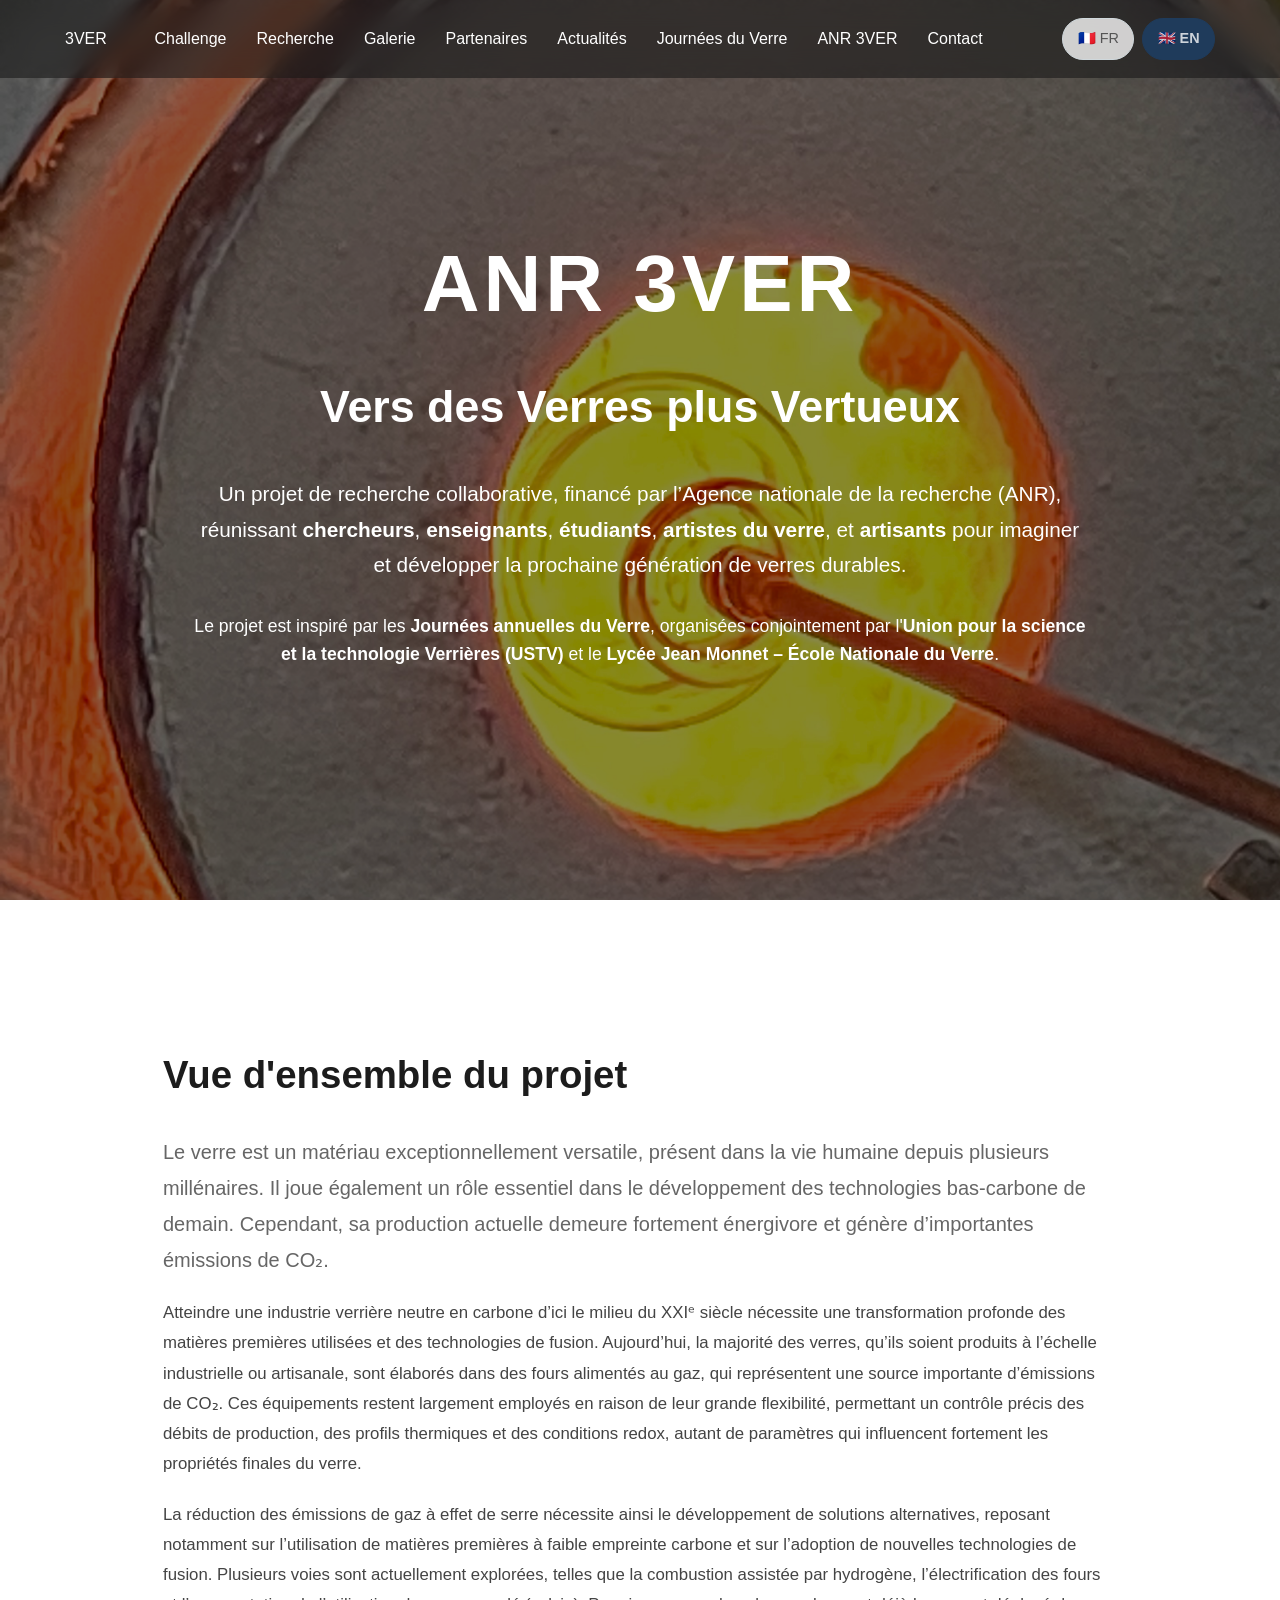
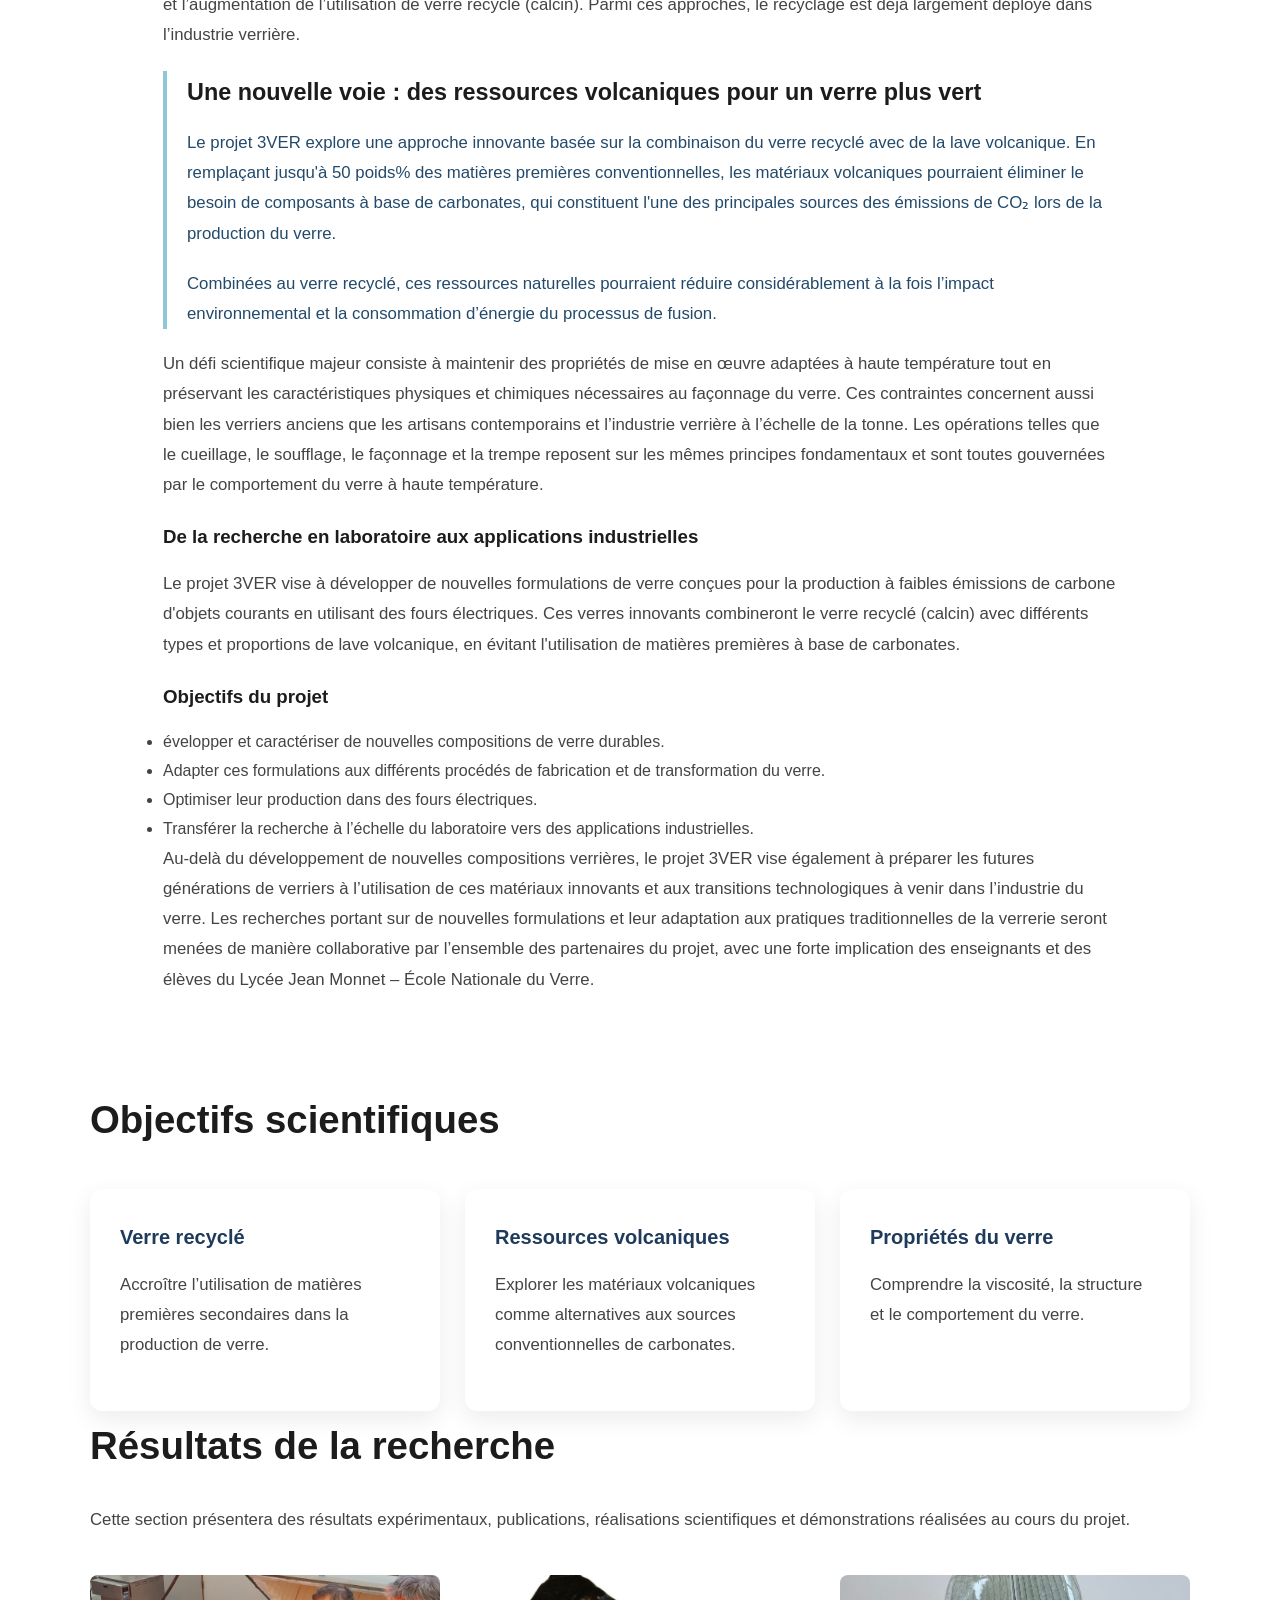
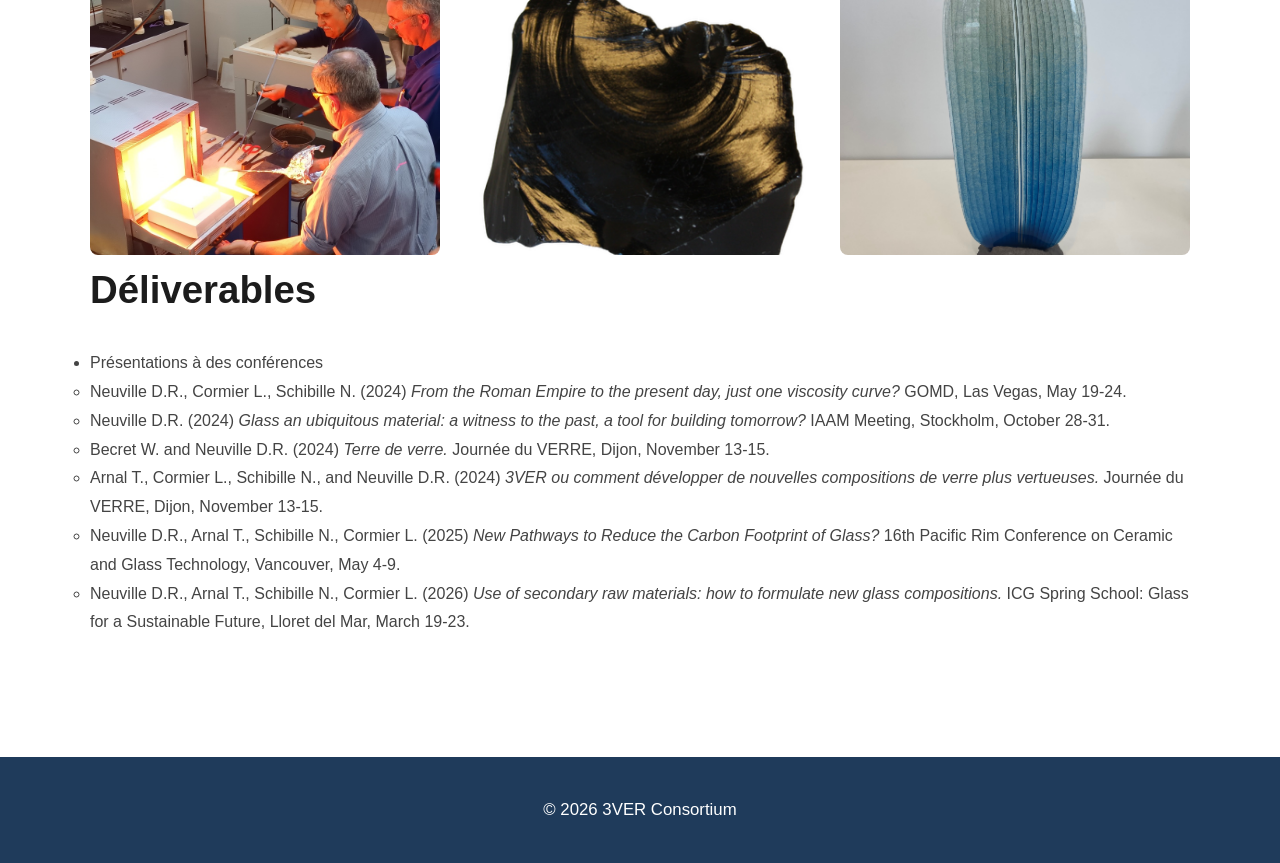
<file: anr-3ver-fr.html>
<!DOCTYPE html>
<html lang="en">

<head>

<meta charset="UTF-8">
<meta name="viewport" content="width=device-width, initial-scale=1.0">

<title>3VER | Projet ANR </title>

<link rel="stylesheet" href="style.css">

</head>


<body>

    <!-- ========================= -->
    <!-- Navigation -->
    <!-- ========================= -->

    <header>

        <nav class="navbar">

            <div class="logo">
                <a href="index-fr.html#home">3VER</a>
            </div>
            <ul class="nav-links">
                
                <li><a href="index-fr.html#challenge">Challenge</a></li>
                <li><a href="index-fr.html#research">Recherche</a></li>
                <li><a href="index-fr.html#gallery">Galerie</a></li>
                <li><a href="index-fr.html#partners">Partenaires</a></li>
                <li><a href="index-fr.html#news">Actualités</a></li>
                <li><a href="glass-days-fr.html">Journées du Verre</a></li>
                <li><a href="anr-3ver-fr.html">ANR 3VER</a></li>
                <li><a href="index-fr.html#contact">Contact</a></li>

            </ul>

                <div class="language-switch">

                    <a href="anr-3ver-fr.html" class="lang">
                        🇫🇷 FR
                    </a>

                    <a href="anr-3ver.html" class="lang active">
                        🇬🇧 EN
                    </a>

                </div>

        </nav>

    </header>

    <!-- ========================= -->
    <!-- Hero -->
    <!-- ========================= -->

    <section id="home" class="hero">

        <div class="overlay"></div>

        <div class="hero-content">

            <h1>ANR 3VER</h1>

            <h2>Vers des Verres plus Vertueux</h2>

            <p class="hero-text">

            Un projet de recherche collaborative, financé par l’Agence nationale de la recherche (ANR), réunissant
            <strong>chercheurs</strong>,
            <strong>enseignants</strong>,
            <strong>étudiants</strong>,
            <strong>artistes du verre</strong>,
            et <strong>artisants</strong>
            pour imaginer et développer la prochaine génération de verres durables.

            </p>

            <p class="hero-subtitle">

            Le projet est inspiré par les <strong>Journées annuelles du Verre</strong>,
            organisées conjointement par l'<strong>Union pour la science et la technologie Verrières (USTV)</strong>
            et le <strong>Lycée Jean Monnet – École Nationale du Verre</strong>.

            </p>


        </div>

    </section>


<section class="section">

<div class="container">


<section class="section">

    <div class="container">

        <h2>Vue d'ensemble du projet</h2>

        <p class="lead">
            Le verre est un matériau exceptionnellement versatile, présent dans la vie humaine depuis plusieurs millénaires. 
            Il joue également un rôle essentiel dans le développement des technologies bas-carbone de demain. Cependant, sa 
            production actuelle demeure fortement énergivore et génère d’importantes émissions de CO₂.
        </p>

        <p>
           Atteindre une industrie verrière neutre en carbone d’ici le milieu du XXIᵉ siècle nécessite une transformation profonde des matières premières 
           utilisées et des technologies de fusion. Aujourd’hui, la majorité des verres, qu’ils soient produits à l’échelle industrielle ou artisanale, 
           sont élaborés dans des fours alimentés au gaz, qui représentent une source importante d’émissions de CO₂. Ces équipements restent largement 
           employés en raison de leur grande flexibilité, permettant un contrôle précis des débits de production, des profils thermiques et des conditions 
           redox, autant de paramètres qui influencent fortement les propriétés finales du verre.
        </p>

        <p>
            La réduction des émissions de gaz à effet de serre nécessite ainsi le développement de solutions alternatives, 
            reposant notamment sur l’utilisation de matières premières à faible empreinte carbone et sur l’adoption de nouvelles 
            technologies de fusion. Plusieurs voies sont actuellement explorées, telles que la combustion assistée par hydrogène, 
            l’électrification des fours et l’augmentation de l’utilisation de verre recyclé (calcin). Parmi ces approches, le 
            recyclage est déjà largement déployé dans l’industrie verrière.   
        </p>


        <div class="highlight">

            <h3>Une nouvelle voie : des ressources volcaniques pour un verre plus vert</h3>

            <p>
                Le projet 3VER explore une approche innovante basée sur la combinaison du verre recyclé
                avec de la lave volcanique. En remplaçant jusqu'à 50 poids% des matières premières conventionnelles, les matériaux volcaniques
                pourraient éliminer le besoin de composants à base de carbonates, qui constituent l'une des principales sources des
                émissions de CO₂ lors de la production du verre.
            </p>

            <p>
                Combinées au verre recyclé, ces ressources naturelles pourraient réduire considérablement à la fois 
                l’impact environnemental et la consommation d’énergie du processus de fusion.
            </p>

        </div>


        <p>
            Un défi scientifique majeur consiste à maintenir des propriétés de mise en œuvre adaptées à haute température 
            tout en préservant les caractéristiques physiques et chimiques nécessaires au façonnage du verre. 
            Ces contraintes concernent aussi bien les verriers anciens que les artisans contemporains et l’industrie verrière à 
            l’échelle de la tonne. Les opérations telles que le cueillage, le soufflage, le façonnage et la trempe reposent sur les 
            mêmes principes fondamentaux et sont toutes gouvernées par le comportement du verre à haute température.
        </p>


        <h3>De la recherche en laboratoire aux applications industrielles</h3>

        <p>
            Le projet 3VER vise à développer de nouvelles formulations de verre conçues pour la production à faibles émissions de carbone 
            d'objets courants en utilisant des fours électriques. Ces verres innovants combineront le verre recyclé
            (calcin) avec différents types et proportions de lave volcanique, en évitant l'utilisation de matières premières à base de carbonates.
        </p>


        <div class="objectives">

            <h3>Objectifs du projet</h3>

            <ul>
                <li>évelopper et caractériser de nouvelles compositions de verre durables.</li>
                <li>Adapter ces formulations aux différents procédés de fabrication et de transformation du verre.</li>
                <li>Optimiser leur production dans des fours électriques.</li>
                <li>Transférer la recherche à l’échelle du laboratoire vers des applications industrielles.</li>
            </ul>

        </div>


        <p>
            Au-delà du développement de nouvelles compositions verrières, le projet 3VER vise également à préparer les 
            futures générations de verriers à l’utilisation de ces matériaux innovants et aux transitions technologiques à venir 
            dans l’industrie du verre. Les recherches portant sur de nouvelles formulations et leur adaptation aux pratiques 
            traditionnelles de la verrerie seront menées de manière collaborative par l’ensemble des partenaires du projet, 
            avec une forte implication des enseignants et des élèves du Lycée Jean Monnet – École Nationale du Verre.
        </p>

    </div>

</section>


<h2>Objectifs scientifiques</h2>


<div class="cards">


<div class="card">

<h3>Verre recyclé</h3>

<p>
Accroître l’utilisation de matières premières secondaires
dans la production de verre.
</p>

</div>


<div class="card">

<h3>Ressources volcaniques</h3>

<p>
Explorer les matériaux volcaniques comme alternatives
aux sources conventionnelles de carbonates.
</p>

</div>


<div class="card">

<h3>Propriétés du verre</h3>

<p>
Comprendre la viscosité, la structure et le comportement du verre.
</p>

</div>


</div>



<h2>Résultats de la recherche</h2>

<p>
Cette section présentera des résultats expérimentaux,
publications, réalisations scientifiques et
démonstrations réalisées au cours du projet.
</p>


<div class="gallery">

<img src="images/Glass-Research.jpg">

<img src="images/Obsidian.png">

<img src="images/Glass-artwork.jpeg">

</div>

<!-- <h2>Publications et déliverables</h2> -->
<h2>Déliverables</h2>

<ul>

  <li>
    Présentations à des conférences
    <ul>
      <li>Neuville D.R., Cormier L., Schibille N. (2024) <em>From the Roman Empire to the present day, just one viscosity curve?</em> GOMD, Las Vegas, May 19-24.</li>
      <li>Neuville D.R. (2024) <em>Glass an ubiquitous material: a witness to the past, a tool for building tomorrow?</em> IAAM Meeting, Stockholm, October 28-31.</li>
      <li>Becret W. and Neuville D.R. (2024) <em>Terre de verre.</em> Journée du VERRE, Dijon, November 13-15.</li>
      <li>Arnal T., Cormier L., Schibille N., and Neuville D.R. (2024) <em>3VER ou comment développer de nouvelles compositions de verre plus vertueuses.</em> Journée du VERRE, Dijon, November 13-15.</li>
      <li>Neuville D.R., Arnal T., Schibille N., Cormier L. (2025) <em>New Pathways to Reduce the Carbon Footprint of Glass?</em> 16th Pacific Rim Conference on Ceramic and Glass Technology, Vancouver, May 4-9.</li>
      <li>Neuville D.R., Arnal T., Schibille N., Cormier L. (2026) <em>Use of secondary raw materials: how to formulate new glass compositions.</em> ICG Spring School: Glass for a Sustainable Future, Lloret del Mar, March 19-23.</li>
    </ul>
  </li>

<!--     <li>Articles scientifiques</li>
    <li>Ressources éducatives</li>
    <li>Démonstrations expérimentales</li> -->
</ul>


</div>

</section>


<footer>

<p>
© 2026 3VER Consortium
</p>

</footer>


</body>

</html>
</file>
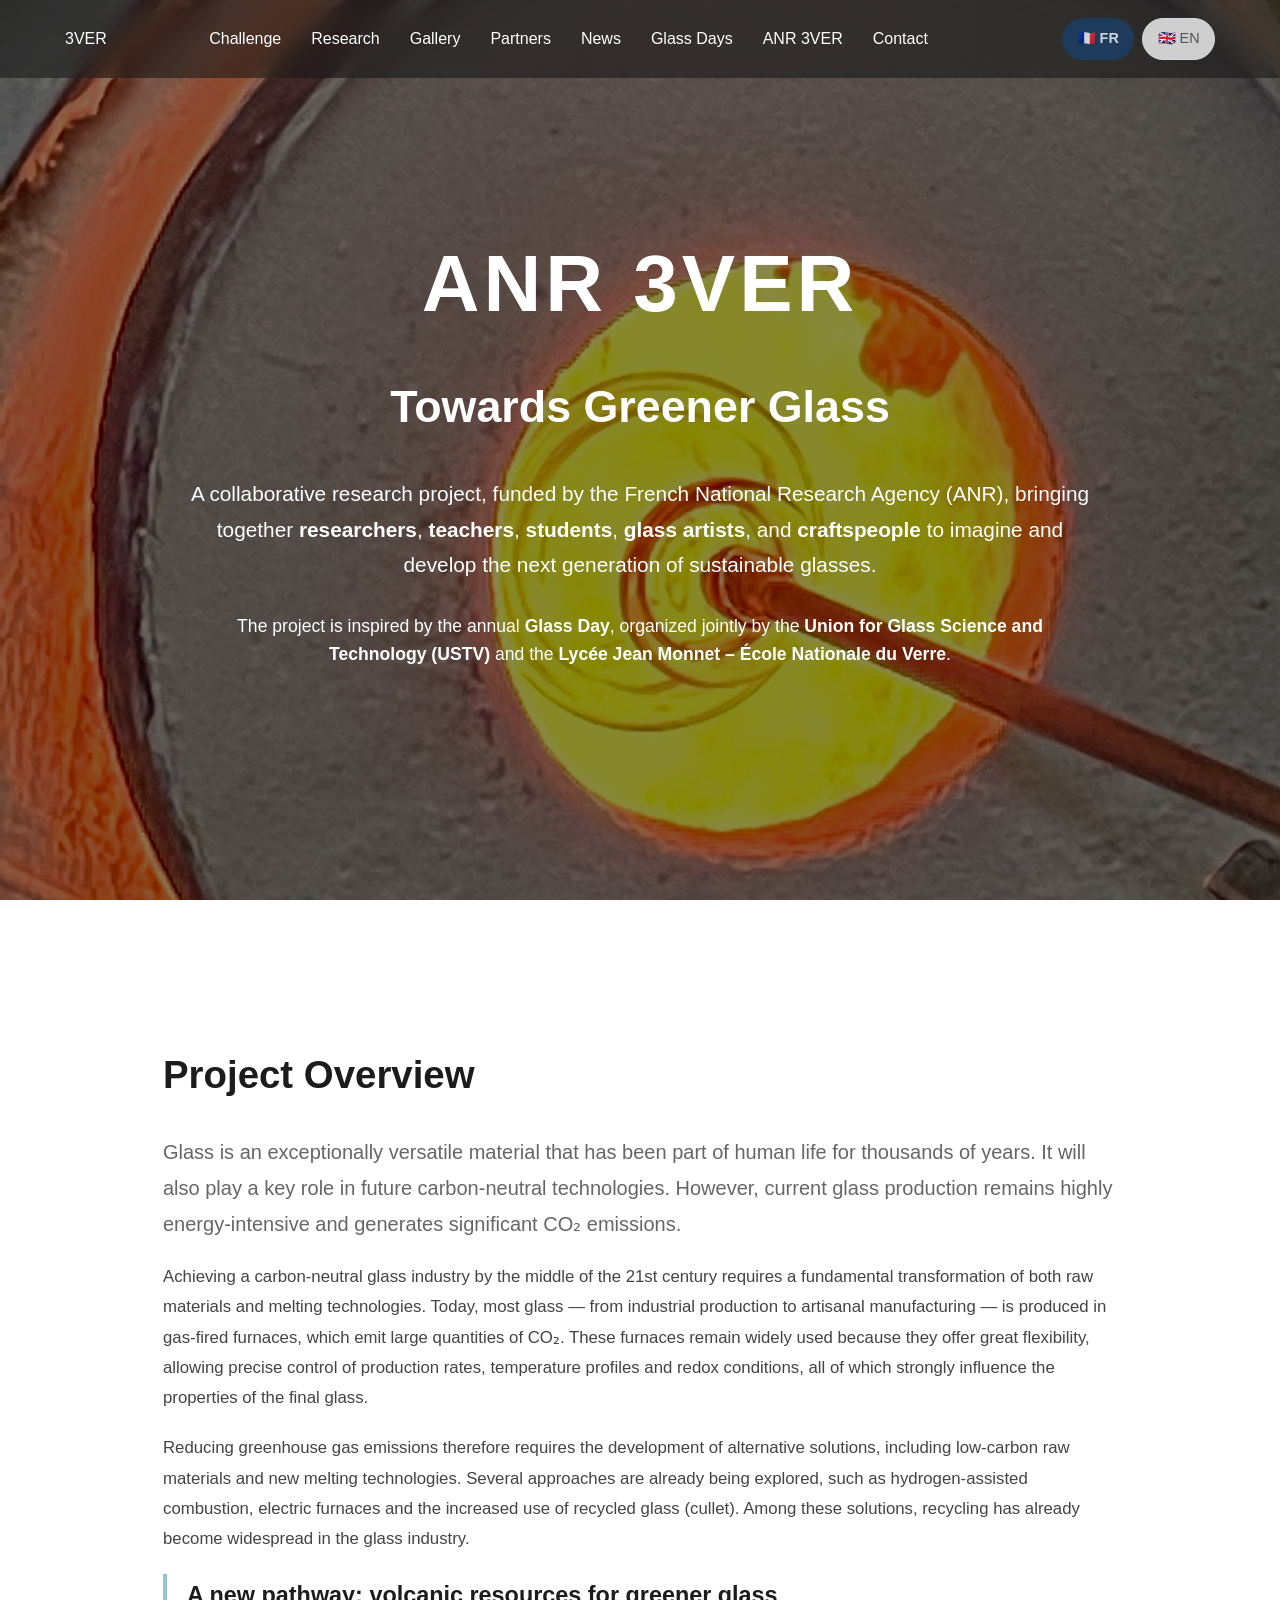
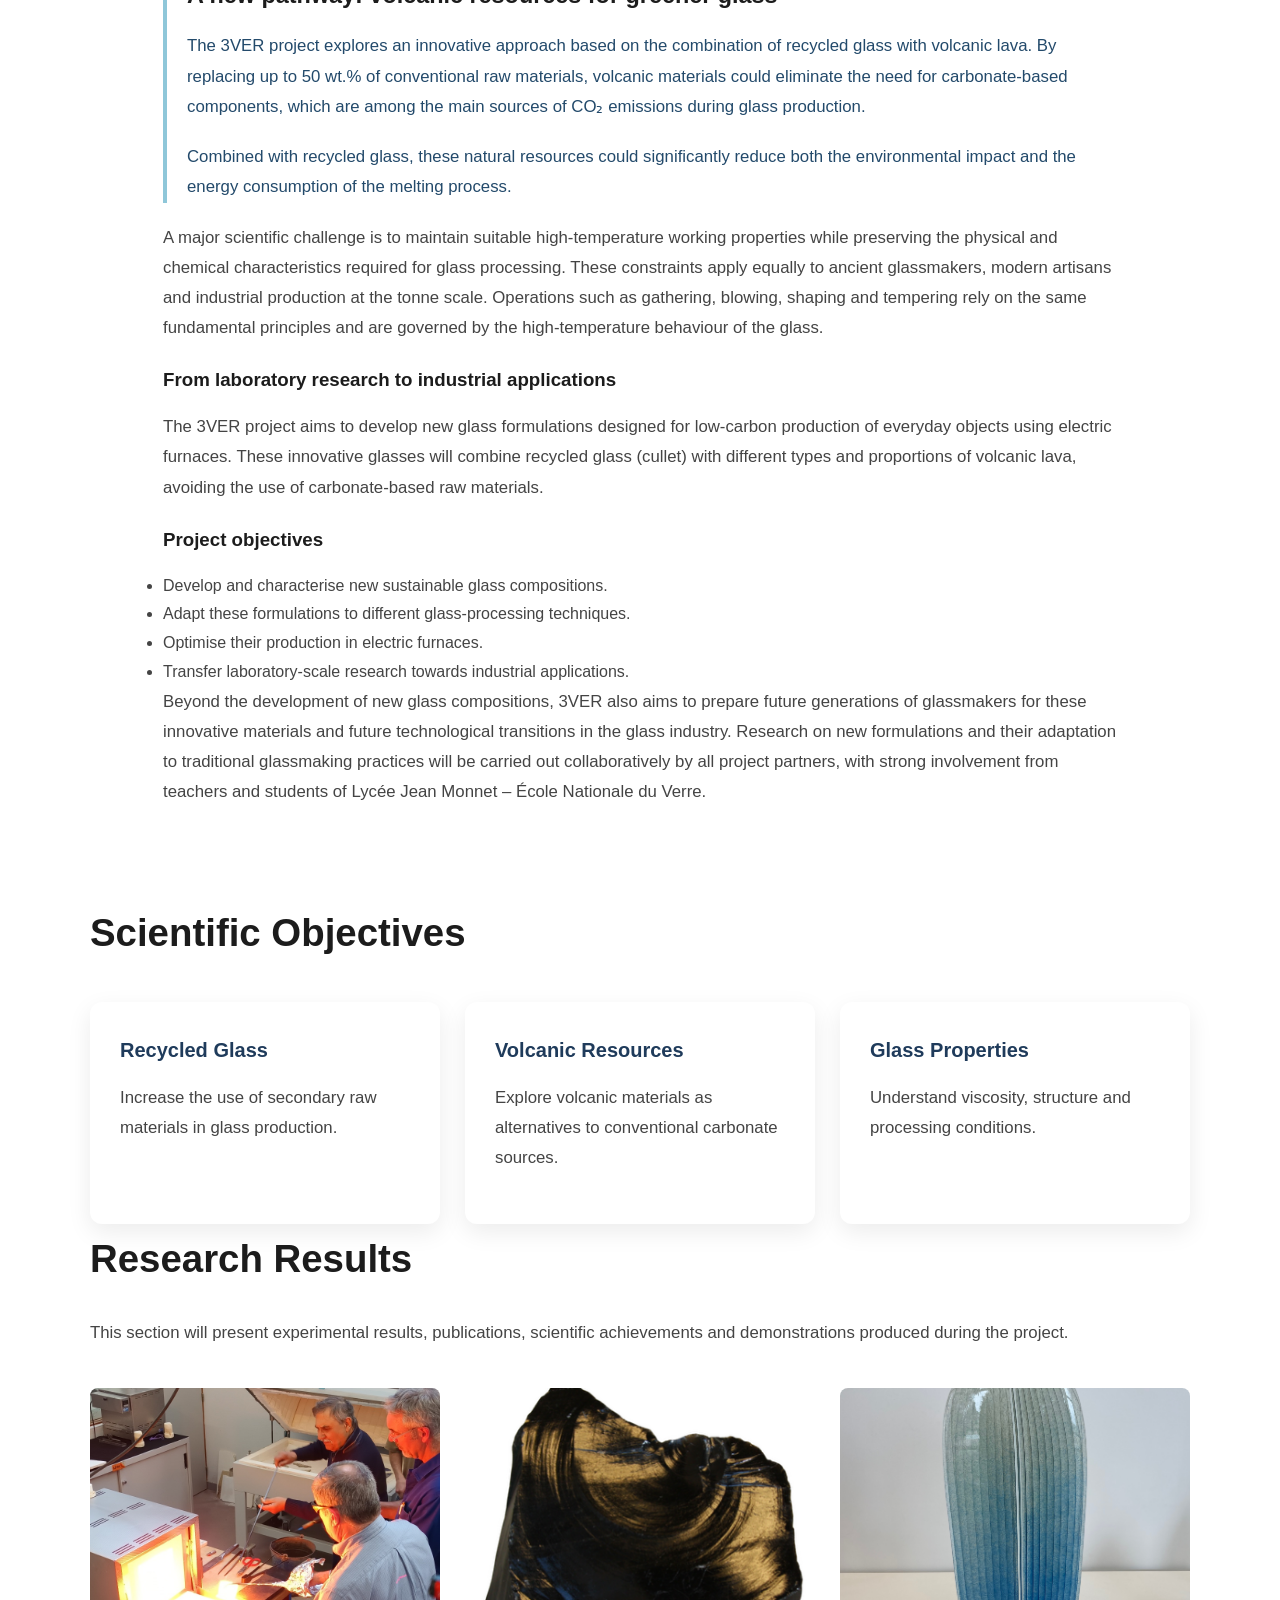
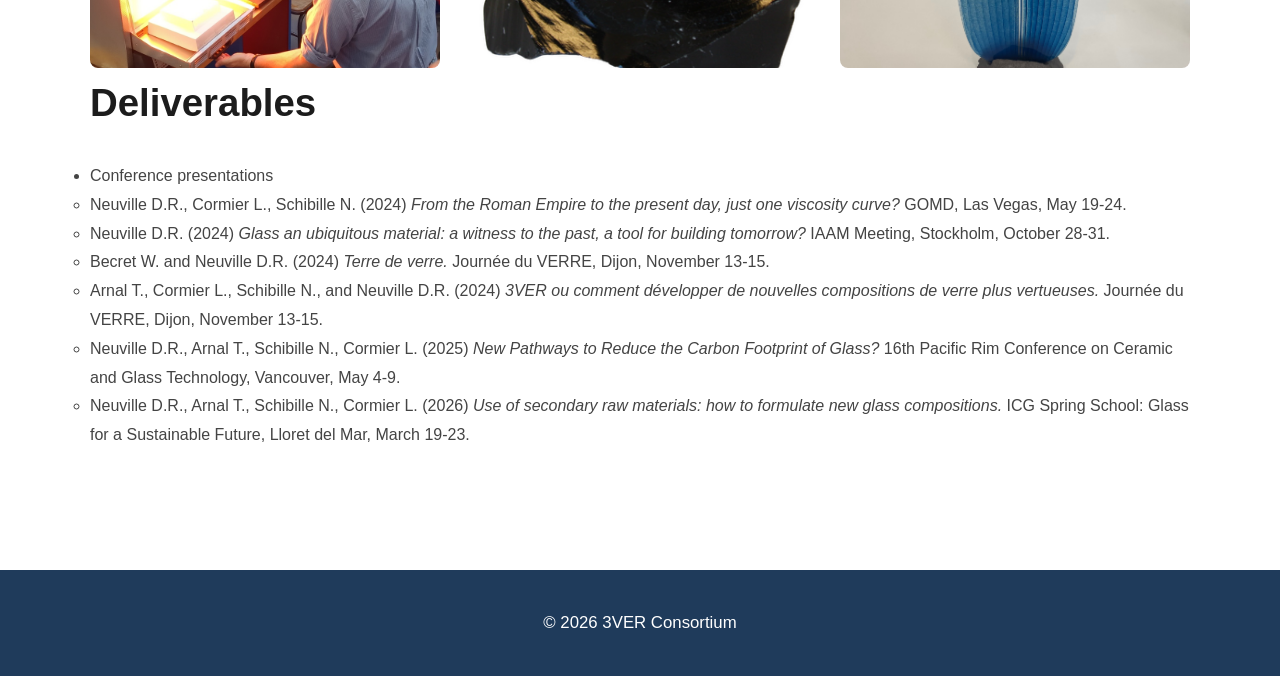
<file: anr-3ver.html>
<!DOCTYPE html>
<html lang="en">

<head>

<meta charset="UTF-8">
<meta name="viewport" content="width=device-width, initial-scale=1.0">

<title>3VER | ANR Project</title>

<link rel="stylesheet" href="style.css">

</head>


<body>

    <!-- ========================= -->
    <!-- Navigation -->
    <!-- ========================= -->

    <header>

        <nav class="navbar">

            <div class="logo">
                <a href="index.html#home">3VER</a>
            </div>
            <ul class="nav-links">
                
                <li><a href="index.html#challenge">Challenge</a></li>
                <li><a href="index.html#research">Research</a></li>
                <li><a href="index.html#gallery">Gallery</a></li>
                <li><a href="index.html#partners">Partners</a></li>
                <li><a href="index.html#news">News</a></li>
                <li><a href="glass-days.html">Glass Days</a></li>
                <li><a href="anr-3ver.html">ANR 3VER</a></li>
                <li><a href="index.html#contact">Contact</a></li>


            </ul>

                <div class="language-switch">

                    <a href="anr-3ver-fr.html" class="lang active">
                        🇫🇷 FR
                    </a>

                    <a href="anr-3ver.html" class="lang">
                        🇬🇧 EN
                    </a>

                </div>
        </nav>

    </header>

    <!-- ========================= -->
    <!-- Hero -->
    <!-- ========================= -->

    <section id="home" class="hero">

        <div class="overlay"></div>

        <div class="hero-content">

            <h1>ANR 3VER</h1>

            <h2>Towards Greener Glass</h2>

            <p class="hero-text">

            A collaborative research project, funded by the French National Research Agency (ANR), bringing together
            <strong>researchers</strong>,
            <strong>teachers</strong>,
            <strong>students</strong>,
            <strong>glass artists</strong>,
            and <strong>craftspeople</strong>
            to imagine and develop the next generation of sustainable glasses.

            </p>

            <p class="hero-subtitle">

            The project is inspired by the annual <strong>Glass Day</strong>,
            organized jointly by the <strong>Union for Glass Science and Technology (USTV)</strong>
            and the <strong>Lycée Jean Monnet – École Nationale du Verre</strong>.

            </p>


        </div>

    </section>


<section class="section">

<div class="container">


<section class="section">

    <div class="container">

        <h2>Project Overview</h2>

        <p class="lead">
            Glass is an exceptionally versatile material that has been part of human life for thousands of years.
            It will also play a key role in future carbon-neutral technologies. However, current glass production
            remains highly energy-intensive and generates significant CO₂ emissions.
        </p>

        <p>
            Achieving a carbon-neutral glass industry by the middle of the 21st century requires a fundamental
            transformation of both raw materials and melting technologies. Today, most glass — from industrial
            production to artisanal manufacturing — is produced in gas-fired furnaces, which emit large quantities
            of CO₂. These furnaces remain widely used because they offer great flexibility, allowing precise control
            of production rates, temperature profiles and redox conditions, all of which strongly influence the
            properties of the final glass.
        </p>

        <p>
            Reducing greenhouse gas emissions therefore requires the development of alternative solutions,
            including low-carbon raw materials and new melting technologies. Several approaches are already being
            explored, such as hydrogen-assisted combustion, electric furnaces and the increased use of recycled
            glass (cullet). Among these solutions, recycling has already become widespread in the glass industry.
        </p>


        <div class="highlight">

            <h3>A new pathway: volcanic resources for greener glass</h3>

            <p>
                The 3VER project explores an innovative approach based on the combination of recycled glass
                with volcanic lava. By replacing up to 50 wt.% of conventional raw materials, volcanic materials
                could eliminate the need for carbonate-based components, which are among the main sources of
                CO₂ emissions during glass production.
            </p>

            <p>
                Combined with recycled glass, these natural resources could significantly reduce both the
                environmental impact and the energy consumption of the melting process.
            </p>

        </div>


        <p>
            A major scientific challenge is to maintain suitable high-temperature working properties while
            preserving the physical and chemical characteristics required for glass processing. These constraints
            apply equally to ancient glassmakers, modern artisans and industrial production at the tonne scale.
            Operations such as gathering, blowing, shaping and tempering rely on the same fundamental principles
            and are governed by the high-temperature behaviour of the glass.
        </p>


        <h3>From laboratory research to industrial applications</h3>

        <p>
            The 3VER project aims to develop new glass formulations designed for low-carbon production of
            everyday objects using electric furnaces. These innovative glasses will combine recycled glass
            (cullet) with different types and proportions of volcanic lava, avoiding the use of carbonate-based
            raw materials.
        </p>


        <div class="objectives">

            <h3>Project objectives</h3>

            <ul>
                <li>Develop and characterise new sustainable glass compositions.</li>
                <li>Adapt these formulations to different glass-processing techniques.</li>
                <li>Optimise their production in electric furnaces.</li>
                <li>Transfer laboratory-scale research towards industrial applications.</li>
            </ul>

        </div>


        <p>
            Beyond the development of new glass compositions, 3VER also aims to prepare future generations of
            glassmakers for these innovative materials and future technological transitions in the glass industry.
            Research on new formulations and their adaptation to traditional glassmaking practices will be carried
            out collaboratively by all project partners, with strong involvement from teachers and students of
            Lycée Jean Monnet – École Nationale du Verre.
        </p>

    </div>

</section>


<h2>Scientific Objectives</h2>


<div class="cards">


<div class="card">

<h3>Recycled Glass</h3>

<p>
Increase the use of secondary raw materials
in glass production.
</p>

</div>


<div class="card">

<h3>Volcanic Resources</h3>

<p>
Explore volcanic materials as alternatives
to conventional carbonate sources.
</p>

</div>


<div class="card">

<h3>Glass Properties</h3>

<p>
Understand viscosity, structure and processing
conditions.
</p>

</div>


</div>



<h2>Research Results</h2>

<p>
This section will present experimental results,
publications, scientific achievements and
demonstrations produced during the project.
</p>


<div class="gallery">

<img src="images/Glass-Research.jpg">

<img src="images/Obsidian.png">

<img src="images/Glass-artwork.jpeg">

</div>

<!-- <h2>Publications and Deliverables</h2> -->
<h2>Deliverables</h2>

<ul>

  <li>
    Conference presentations
    <ul>
      <li>Neuville D.R., Cormier L., Schibille N. (2024) <em>From the Roman Empire to the present day, just one viscosity curve?</em> GOMD, Las Vegas, May 19-24.</li>
      <li>Neuville D.R. (2024) <em>Glass an ubiquitous material: a witness to the past, a tool for building tomorrow?</em> IAAM Meeting, Stockholm, October 28-31.</li>
      <li>Becret W. and Neuville D.R. (2024) <em>Terre de verre.</em> Journée du VERRE, Dijon, November 13-15.</li>
      <li>Arnal T., Cormier L., Schibille N., and Neuville D.R. (2024) <em>3VER ou comment développer de nouvelles compositions de verre plus vertueuses.</em> Journée du VERRE, Dijon, November 13-15.</li>
      <li>Neuville D.R., Arnal T., Schibille N., Cormier L. (2025) <em>New Pathways to Reduce the Carbon Footprint of Glass?</em> 16th Pacific Rim Conference on Ceramic and Glass Technology, Vancouver, May 4-9.</li>
      <li>Neuville D.R., Arnal T., Schibille N., Cormier L. (2026) <em>Use of secondary raw materials: how to formulate new glass compositions.</em> ICG Spring School: Glass for a Sustainable Future, Lloret del Mar, March 19-23.</li>
    </ul>
  </li>

<!--   <li>Scientific articles</li>
  <li>Educational resources</li>
  <li>Experimental demonstrations</li> -->
</ul>


</div>

</section>


<footer>

<p>
© 2026 3VER Consortium
</p>

</footer>


</body>

</html>
</file>
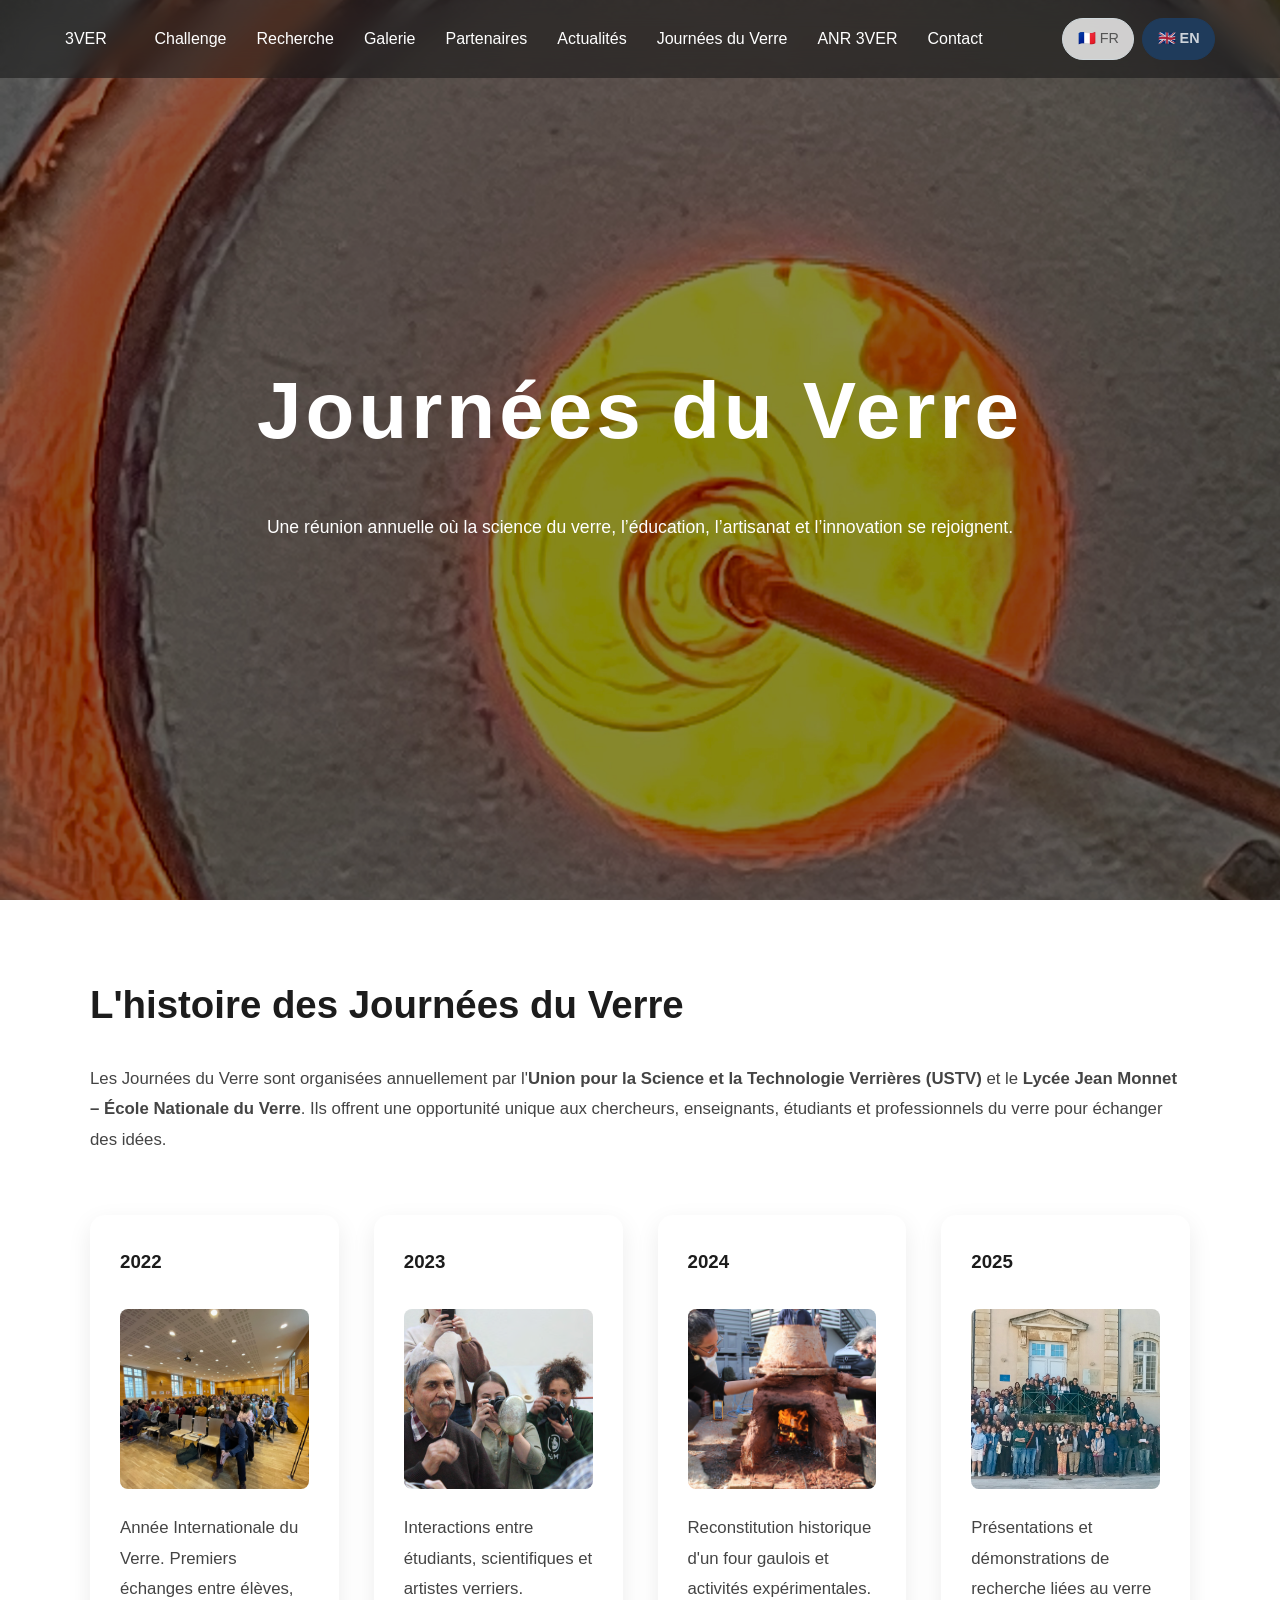
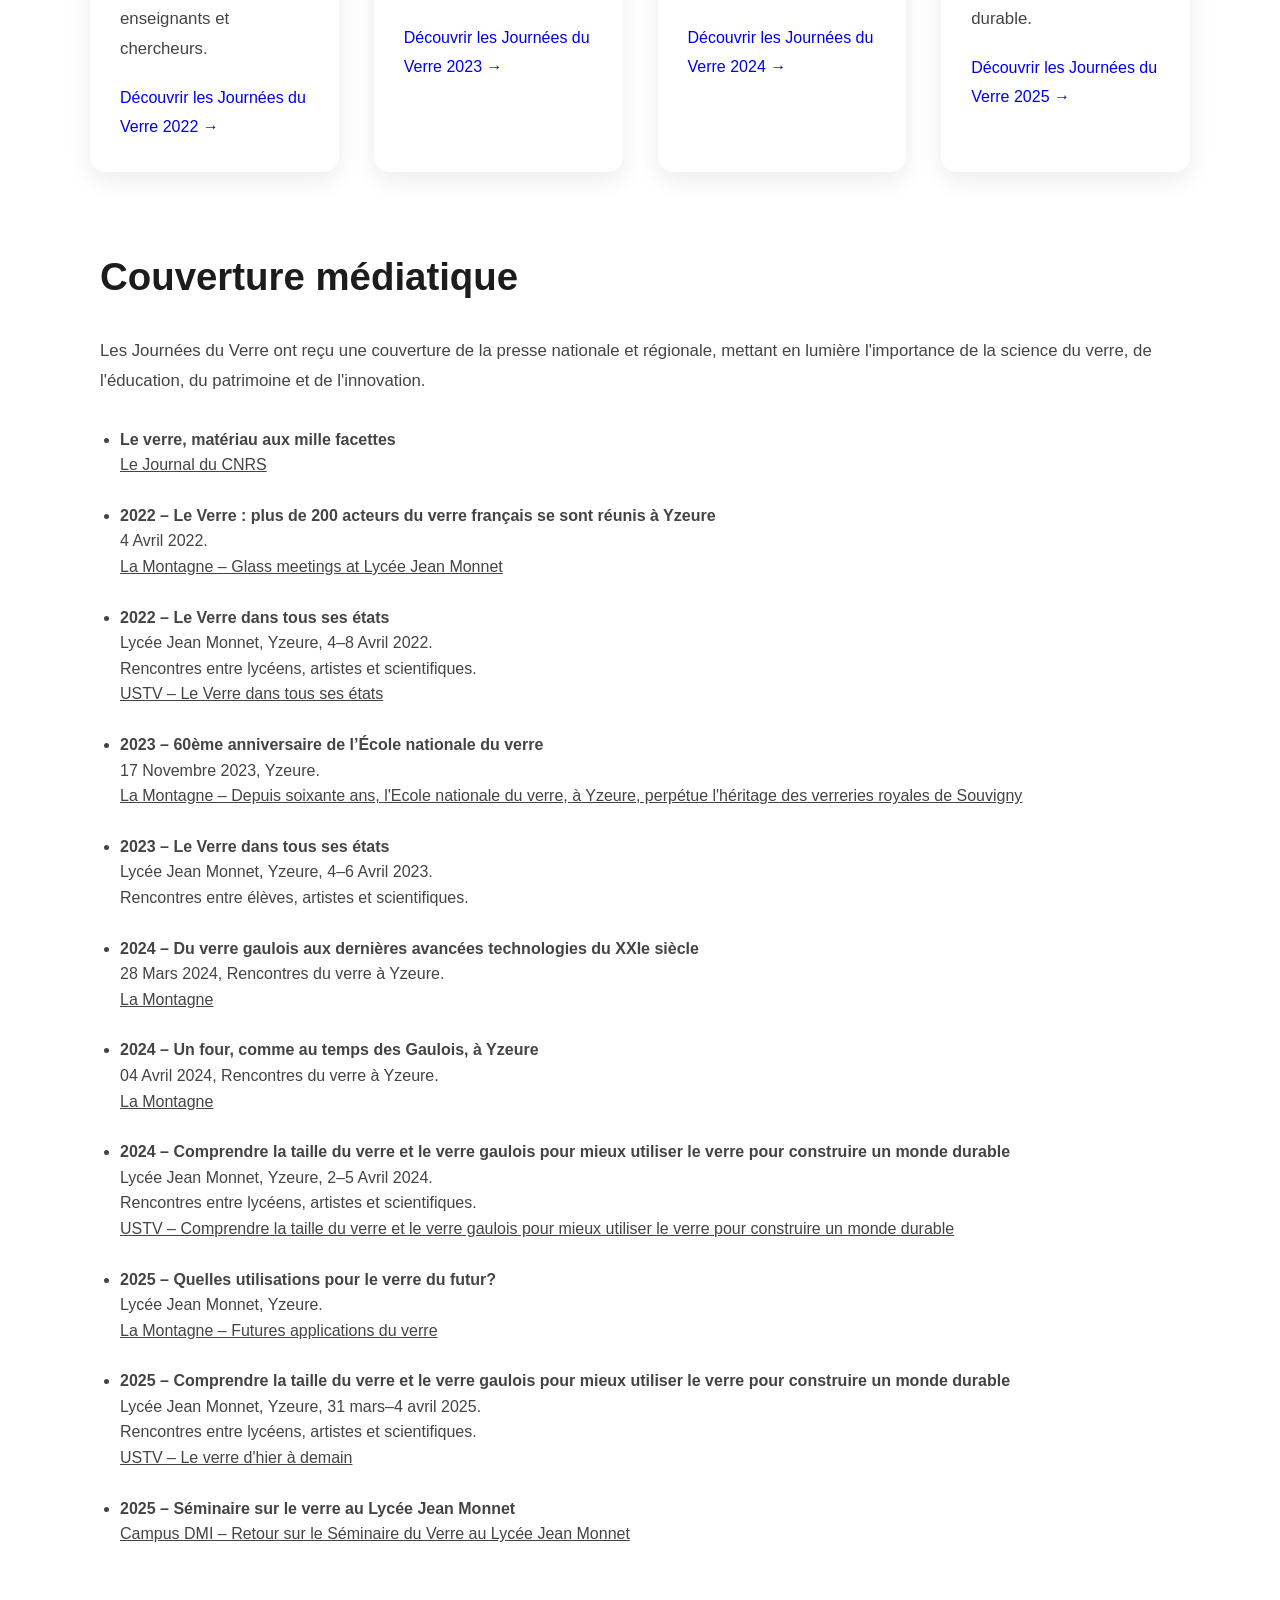
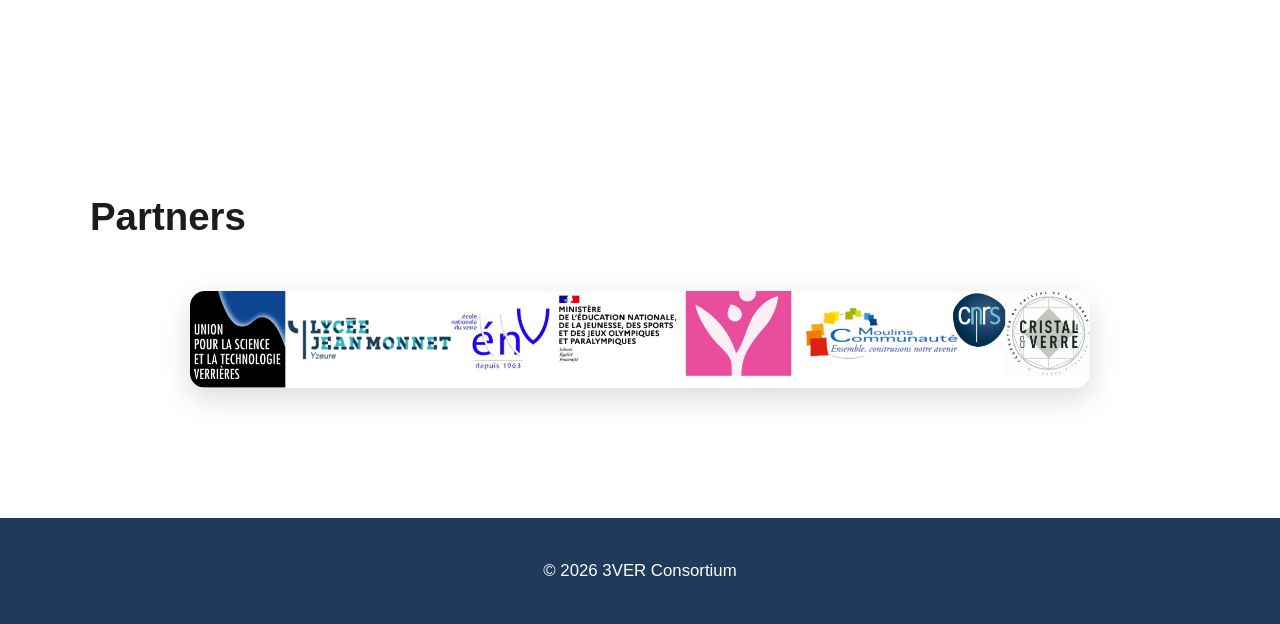
<file: glass-days-fr.html>
<!DOCTYPE html>
<html lang="fr">

<head>

    <meta charset="UTF-8">
    <meta name="viewport" content="width=device-width, initial-scale=1.0">

    <title>3VER | Glass Days</title>

    <meta name="description"
        content="The Glass Days: annual meetings bringing together glass scientists, teachers, students and artists.">

    <link rel="stylesheet" href="style.css">

</head>

<body>

<body>

    <!-- ========================= -->
    <!-- Navigation -->
    <!-- ========================= -->

    <header>

        <nav class="navbar">

            <div class="logo">
                <a href="index-fr.html#home">3VER</a>
            </div>
            <ul class="nav-links">
                
                <li><a href="index-fr.html#challenge">Challenge</a></li>
                <li><a href="index-fr.html#research">Recherche</a></li>
                <li><a href="index-fr.html#gallery">Galerie</a></li>
                <li><a href="index-fr.html#partners">Partenaires</a></li>
                <li><a href="index-fr.html#news">Actualités</a></li>
                <li><a href="glass-days-fr.html">Journées du Verre</a></li>
                <li><a href="anr-3ver-fr.html">ANR 3VER</a></li>
                <li><a href="index-fr.html#contact">Contact</a></li>

            </ul>

                <div class="language-switch">

                    <a href="glass-days-fr.html" class="lang">
                        🇫🇷 FR
                    </a>

                    <a href="glass-days.html" class="lang active">
                        🇬🇧 EN
                    </a>

                </div>

        </nav>

    </header>

    <!-- ========================= -->
    <!-- Hero -->
    <!-- ========================= -->

    <section id="home" class="hero">

        <div class="overlay"></div>

        <div class="hero-content">

            <h1>Journées du Verre</h1>

            <p class="hero-subtitle">

            Une réunion annuelle où la science du verre, l’éducation,
                l’artisanat et l’innovation se rejoignent.

            </p>

        </div>

    </section>

<section class="section">

<div class="container">

<h2>L'histoire des Journées du Verre</h2>

<p>
Les Journées du Verre sont organisées annuellement par l'<strong>Union pour la Science et la Technologie Verrières (USTV)</strong>
et le
<strong>Lycée Jean Monnet – École Nationale du Verre</strong>.
Ils offrent une opportunité unique aux chercheurs,
enseignants, étudiants et professionnels du verre pour échanger des idées.
</p>


<div class="timeline">


<div class="event">

<h3>2022</h3>

<img src="images/Glass-Day-2022.png">

<p>
Année Internationale du Verre.
Premiers échanges entre élèves, enseignants et chercheurs.
</p>

<a href="glass-days-2022-fr.html">Découvrir les Journées du Verre 2022 →</a>

</div>


<div class="event">

<h3>2023</h3>

<img src="images/Glass-Day-2023.png">

<p>
Interactions entre étudiants, scientifiques et artistes verriers.
</p>

<a href="glass-days-2023-fr.html">Découvrir les Journées du Verre 2023 →</a>

</div>


<div class="event">

<h3>2024</h3>

<img src="images/Glass-Day-2024.jpeg">

<p>
Reconstitution historique d'un four gaulois et activités expérimentales.
</p>

<a href="glass-days-2024-fr.html">Découvrir les Journées du Verre 2024 →</a>

</div>


<div class="event">

<h3>2025</h3>

<img src="images/Glass-Day-2025.jpeg">

<p>
Présentations et démonstrations de recherche liées au verre durable.
</p>

<a href="glass-days-2025-fr.html">Découvrir les Journées du Verre 2025 →</a>

</div>


</div>

</div>

<section class="section">

<div class="container">

<h2>Couverture médiatique</h2>

<p>
Les Journées du Verre ont reçu une couverture de la presse nationale et régionale,
mettant en lumière l'importance de la science du verre, de l'éducation, du patrimoine et de l'innovation.
</p>

<ul class="press-list">

<li>
<strong>Le verre, matériau aux mille facettes</strong><br>
<a href="https://lejournal.cnrs.fr/billets/le-verre-materiau-aux-mille-facettes" target="_blank">
Le Journal du CNRS
</a>
</li>

<li>
<strong>2022 – Le Verre : plus de 200 acteurs du verre français se sont réunis à Yzeure</strong><br>
4 Avril 2022.<br>
<a href="https://www.lamontagne.fr/moulins-03000/loisirs/a-yzeure-allier-le-lycee-jean-monnet-accueille-cette-semaine-plus-de-200-acteurs-du-verre-francais_14109115/" target="_blank">
La Montagne – Glass meetings at Lycée Jean Monnet
</a>
</li>

<li>
<strong>2022 – Le Verre dans tous ses états</strong><br>
Lycée Jean Monnet, Yzeure, 4–8 Avril 2022.<br>
Rencontres entre lycéens, artistes et scientifiques.<br>
<a href="http://www.ustverre.fr/site/index.php?option=com_content&view=article&id=442&Itemid=978&lang=fr" target="_blank">
USTV – Le Verre dans tous ses états
</a>
</li>

<li>
<strong>2023 – 60ème anniversaire de l’École nationale du verre</strong><br>
17 Novembre 2023, Yzeure.<br>
<a href="https://www.lamontagne.fr/moulins-03000/actualites/depuis-soixante-ans-l-ecole-nationale-du-verre-a-yzeure-perpetue-l-heritage-des-verreries-royales-de-souvigny_14403228/" target="_blank">
La Montagne – Depuis soixante ans, l'Ecole nationale du verre, à Yzeure, perpétue l'héritage des verreries royales de Souvigny
</a>
</li>

<li>
<strong>2023 – Le Verre dans tous ses états</strong><br>
Lycée Jean Monnet, Yzeure, 4–6 Avril 2023.<br>
Rencontres entre élèves, artistes et scientifiques.
</li>

<li>
<strong>2024 – Du verre gaulois aux dernières avancées technologies du XXIe siècle</strong><br>
28 Mars 2024, Rencontres du verre à Yzeure.<br>
<a href="https://www.lamontagne.fr/moulins-03000/actualites/du-verre-gaulois-aux-dernieres-avancees-technologies-du-xxie-siecle-aux-rencontres-du-verre-a-yzeure_14473391/" target="_blank">
La Montagne 
</a>
</li>

<li>
<strong>2024 – Un four, comme au temps des Gaulois, à Yzeure</strong><br>
04 Avril 2024, Rencontres du verre à Yzeure.<br>
<a href="https://www.lamontagne.fr/yzeure-03400/actualites/un-four-a-verre-comme-au-temps-des-gaulois-a-yzeure_14479962/" target="_blank">
La Montagne
</a>
</li>

<li>
<strong>2024 – Comprendre la taille du verre et le verre gaulois pour mieux utiliser le verre pour construire un monde durable</strong><br>
Lycée Jean Monnet, Yzeure, 2–5 Avril 2024.<br>
Rencontres entre lycéens, artistes et scientifiques.<br>
<a href="https://ustverre.fr/agenda/moulins-2024-comprendre-la-taille-du-verre-et-le-verre-gaulois-pour-mieux-utiliser-le-verre-pour-construire-un-monde-durable/" target="_blank">
USTV – Comprendre la taille du verre et le verre gaulois pour mieux utiliser le verre pour construire un monde durable
</a>
</li>

<li>
<strong>2025 – Quelles utilisations pour le verre du futur?</strong><br>
Lycée Jean Monnet, Yzeure.<br>
<a href="https://www.lamontagne.fr/moulins-03000/economie/dents-batterie-quelles-utilisations-pour-le-verre-du-futur-reponses-au-lycee-jean-monnet-dans-l-allier-en-avril_14657445/" target="_blank">
La Montagne – Futures applications du verre
</a>
</li>

<li>
<strong>2025 – Comprendre la taille du verre et le verre gaulois pour mieux utiliser le verre pour construire un monde durable</strong><br>
Lycée Jean Monnet, Yzeure, 31 mars–4 avril 2025.<br>
Rencontres entre lycéens, artistes et scientifiques.<br>
<a href="https://ustverre.fr/agenda/moulins-2025-le-verre-dhier-a-demain/" target="_blank">
USTV – Le verre d'hier à demain
</a>
</li>

<li>
<strong>2025 – Séminaire sur le verre au Lycée Jean Monnet</strong><br>
<a href="https://campus-dmi.fr/2025/04/18/retour-sur-le-seminaire-du-verre-au-lycee-jean-monnet/" target="_blank">
Campus DMI – Retour sur le Séminaire du Verre au Lycée Jean Monnet
</a>
</li>

</ul>

</div>

</section>

</section>

<section class="section">

<div class="container">


<h2>Partners</h2>


<div class="glass-day-2024-main-image">
    <img class="large-image"
    src="images/Glass-Day-2024-sponsors.png"
    alt="Glass Day 2024 sponsors">
</div>

</div>

</section>


<footer>

<p>© 2026 3VER Consortium</p>

</footer>


</body>

</html>
</file>
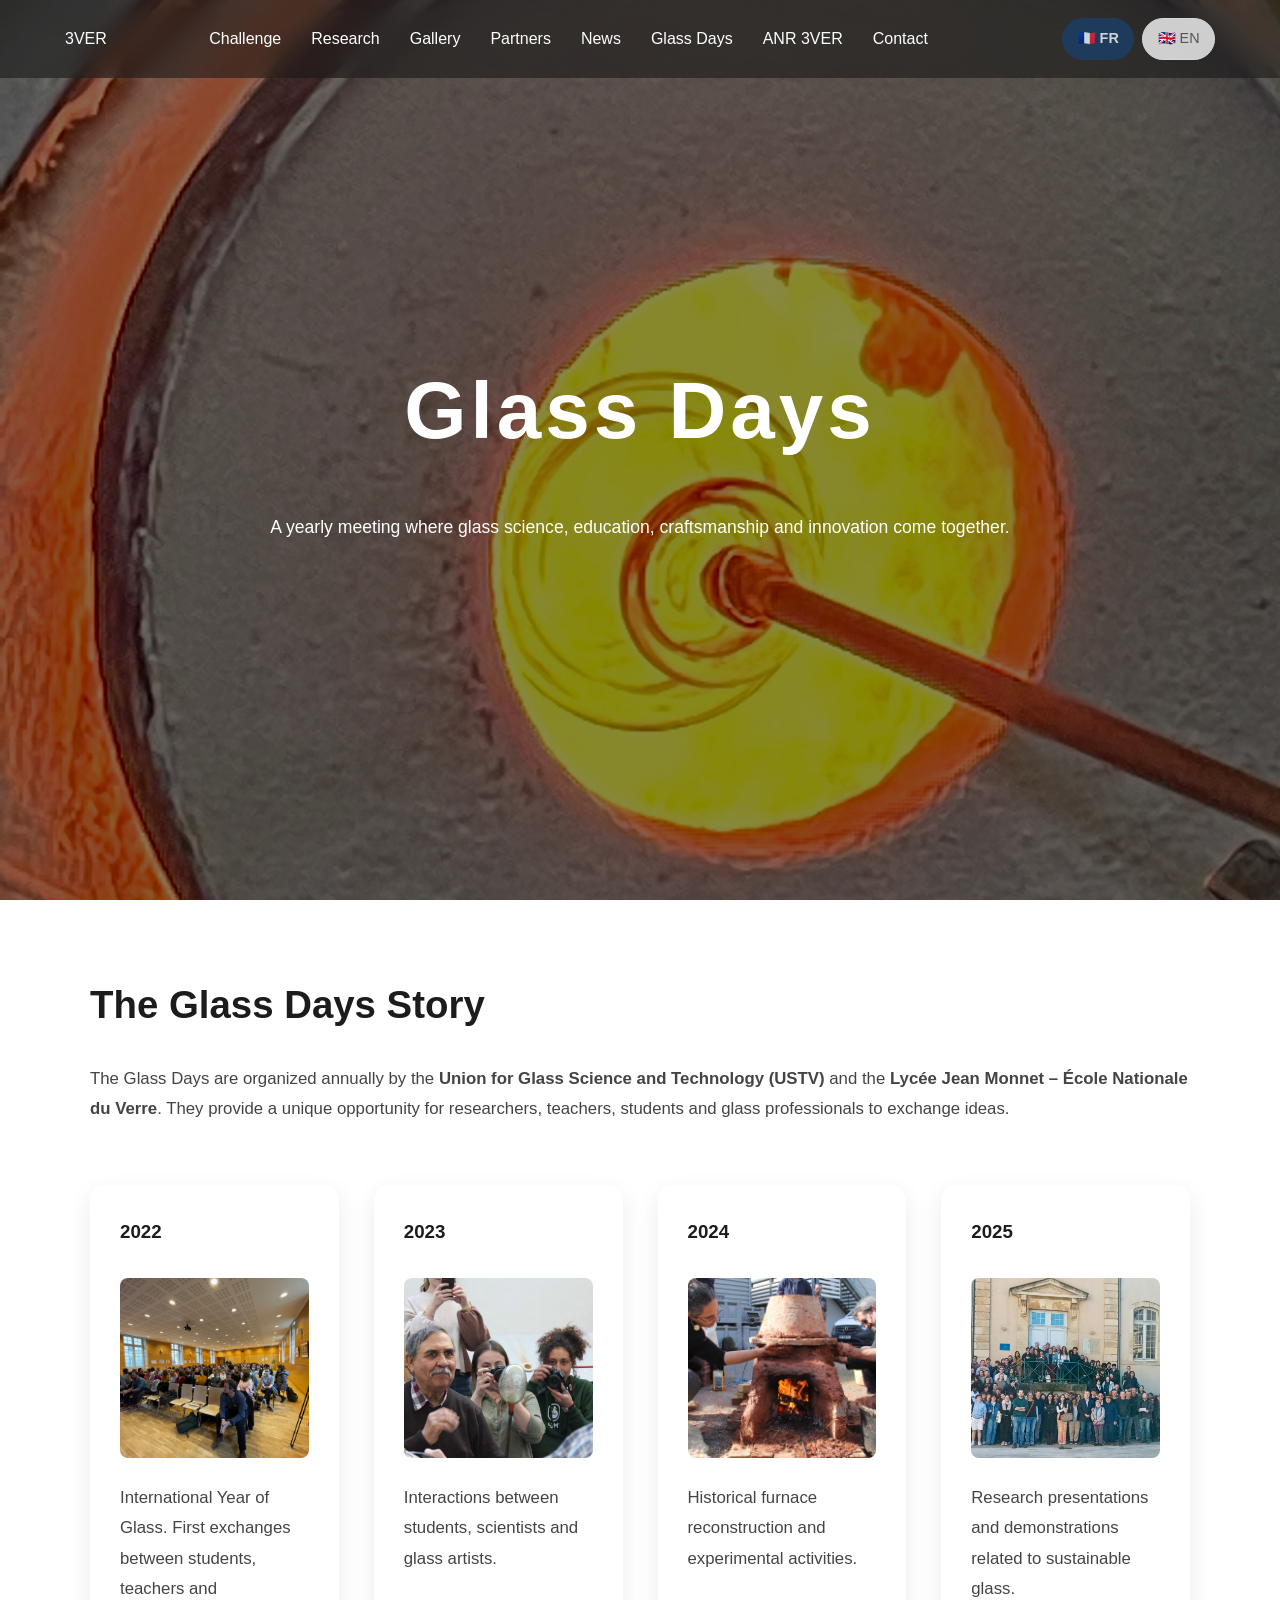
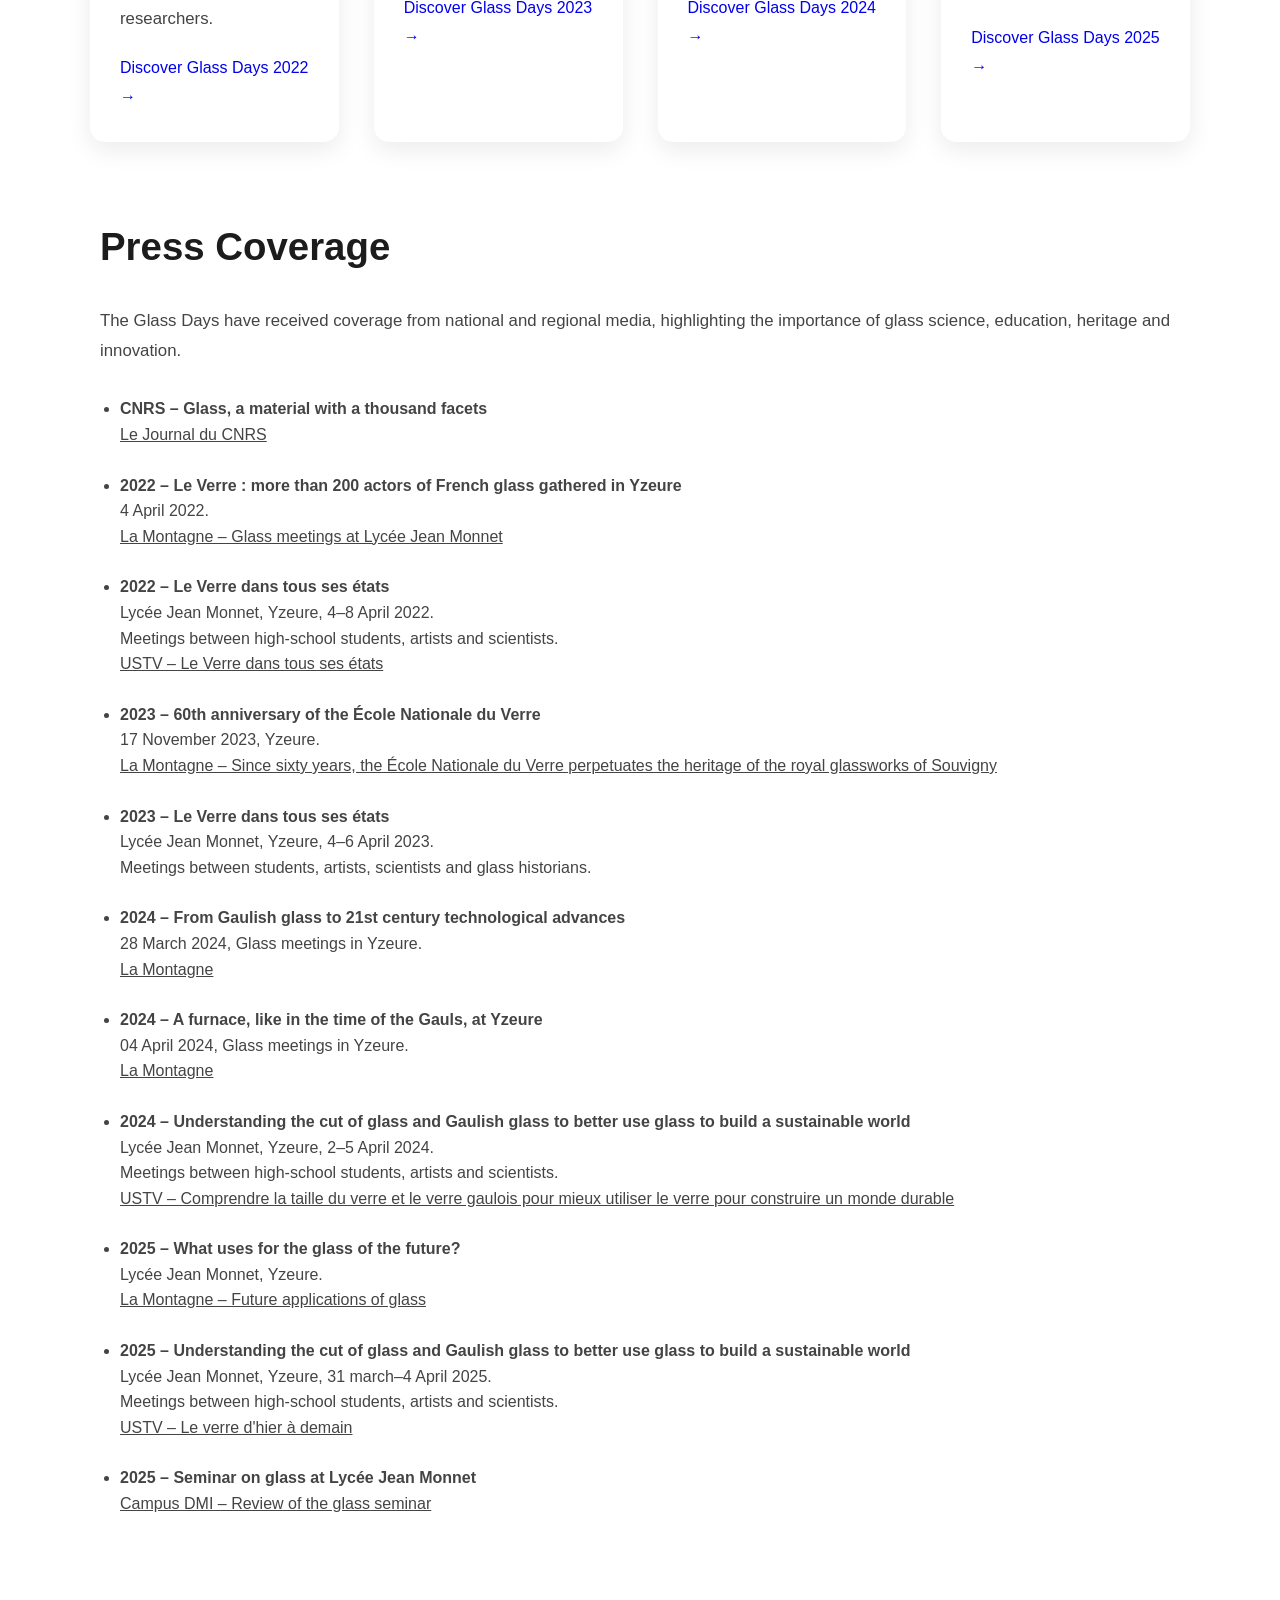
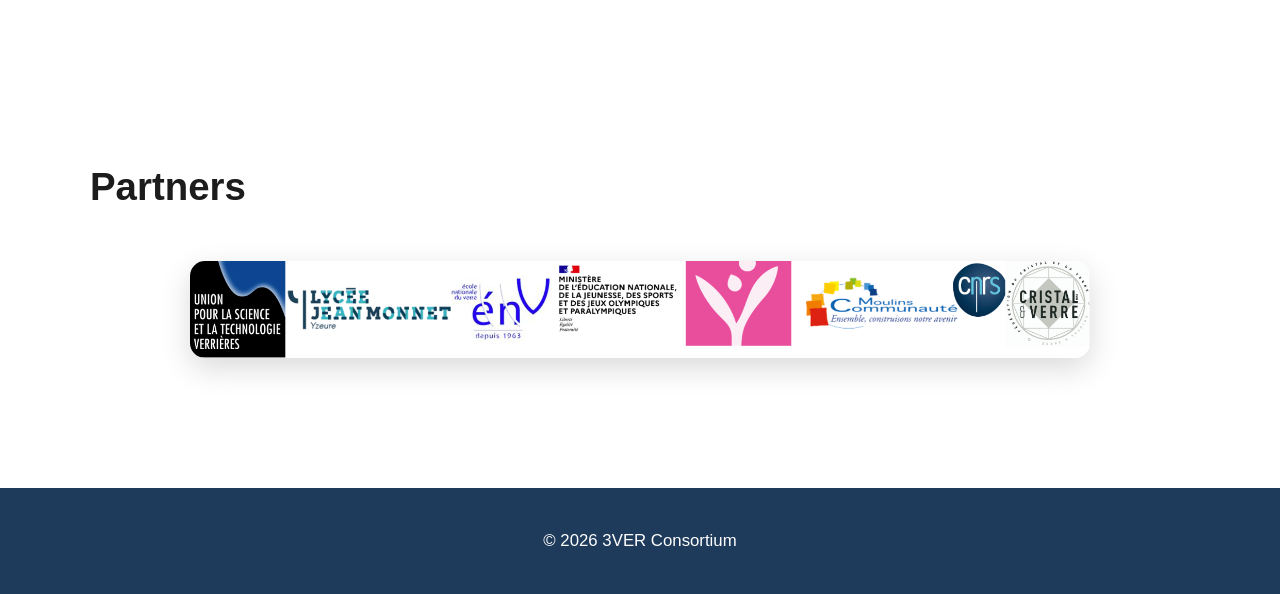
<file: glass-days.html>
<!DOCTYPE html>
<html lang="en">

<head>

    <meta charset="UTF-8">
    <meta name="viewport" content="width=device-width, initial-scale=1.0">

    <title>3VER | Glass Days</title>

    <meta name="description"
        content="The Glass Days: annual meetings bringing together glass scientists, teachers, students and artists.">

    <link rel="stylesheet" href="style.css">

</head>

<body>

<body>

    <!-- ========================= -->
    <!-- Navigation -->
    <!-- ========================= -->

    <header>

        <nav class="navbar">

            <div class="logo">
                <a href="index.html#home">3VER</a>
            </div>
            <ul class="nav-links">
                
                <li><a href="index.html#challenge">Challenge</a></li>
                <li><a href="index.html#research">Research</a></li>
                <li><a href="index.html#gallery">Gallery</a></li>
                <li><a href="index.html#partners">Partners</a></li>
                <li><a href="index.html#news">News</a></li>
                <li><a href="glass-days.html">Glass Days</a></li>
                <li><a href="anr-3ver.html">ANR 3VER</a></li>
                <li><a href="index-fr.html#contact">Contact</a></li>

            </ul>

                <div class="language-switch">

                    <a href="glass-days-fr.html" class="lang active">
                        🇫🇷 FR
                    </a>

                    <a href="glass-days.html" class="lang">
                        🇬🇧 EN
                    </a>

                </div>
        </nav>

    </header>

    <!-- ========================= -->
    <!-- Hero -->
    <!-- ========================= -->

    <section id="home" class="hero">

        <div class="overlay"></div>

        <div class="hero-content">

            <h1>Glass Days</h1>

            <p class="hero-subtitle">

            A yearly meeting where glass science, education,
                craftsmanship and innovation come together.

            </p>

        </div>

    </section>

<section class="section">

<div class="container">

<h2>The Glass Days Story</h2>

<p>
The Glass Days are organized annually by the
<strong>Union for Glass Science and Technology (USTV)</strong>
and the
<strong>Lycée Jean Monnet – École Nationale du Verre</strong>.
They provide a unique opportunity for researchers,
teachers, students and glass professionals to exchange ideas.
</p>


<div class="timeline">


<div class="event">

<h3>2022</h3>

<img src="images/Glass-Day-2022.png">

<p>
International Year of Glass.
First exchanges between students, teachers and researchers.
</p>

<a href="glass-days-2022.html">Discover Glass Days 2022 →</a>

</div>


<div class="event">

<h3>2023</h3>

<img src="images/Glass-Day-2023.png">

<p>
Interactions between students, scientists and glass artists.
</p>

<a href="glass-days-2023.html">Discover Glass Days 2023 →</a>

</div>


<div class="event">

<h3>2024</h3>

<img src="images/Glass-Day-2024.jpeg">

<p>
Historical furnace reconstruction and experimental activities.
</p>

<a href="glass-days-2024.html">Discover Glass Days 2024 →</a>

</div>


<div class="event">

<h3>2025</h3>

<img src="images/Glass-Day-2025.jpeg">

<p>
Research presentations and demonstrations related to sustainable glass.
</p>

<a href="glass-days-2025.html">Discover Glass Days 2025 →</a>

</div>


</div>

</div>

<section class="section">

<div class="container">

<h2>Press Coverage</h2>

<p>
The Glass Days have received coverage from national and regional media,
highlighting the importance of glass science, education, heritage and innovation.
</p>

<ul class="press-list">

<li>
<strong>CNRS – Glass, a material with a thousand facets</strong><br>
<a href="https://lejournal.cnrs.fr/billets/le-verre-materiau-aux-mille-facettes" target="_blank">
Le Journal du CNRS
</a>
</li>

<li>
<strong>2022 – Le Verre : more than 200 actors of French glass gathered in Yzeure</strong><br>
4 April 2022.<br>
<a href="https://www.lamontagne.fr/moulins-03000/loisirs/a-yzeure-allier-le-lycee-jean-monnet-accueille-cette-semaine-plus-de-200-acteurs-du-verre-francais_14109115/" target="_blank">
La Montagne – Glass meetings at Lycée Jean Monnet
</a>
</li>

<li>
<strong>2022 – Le Verre dans tous ses états</strong><br>
Lycée Jean Monnet, Yzeure, 4–8 April 2022.<br>
Meetings between high-school students, artists and scientists.<br>
<a href="http://www.ustverre.fr/site/index.php?option=com_content&view=article&id=442&Itemid=978&lang=fr" target="_blank">
USTV – Le Verre dans tous ses états
</a>
</li>

<li>
<strong>2023 – 60th anniversary of the École Nationale du Verre</strong><br>
17 November 2023, Yzeure.<br>
<a href="https://www.lamontagne.fr/moulins-03000/actualites/depuis-soixante-ans-l-ecole-nationale-du-verre-a-yzeure-perpetue-l-heritage-des-verreries-royales-de-souvigny_14403228/" target="_blank">
La Montagne – Since sixty years, the École Nationale du Verre perpetuates the heritage of the royal glassworks of Souvigny
</a>
</li>

<li>
<strong>2023 – Le Verre dans tous ses états</strong><br>
Lycée Jean Monnet, Yzeure, 4–6 April 2023.<br>
Meetings between students, artists, scientists and glass historians.
</li>

<li>
<strong>2024 – From Gaulish glass to 21st century technological advances</strong><br>
28 March 2024, Glass meetings in Yzeure.<br>
<a href="https://www.lamontagne.fr/moulins-03000/actualites/du-verre-gaulois-aux-dernieres-avancees-technologies-du-xxie-siecle-aux-rencontres-du-verre-a-yzeure_14473391/" target="_blank">
La Montagne 
</a>
</li>

<li>
<strong>2024 – A furnace, like in the time of the Gauls, at Yzeure</strong><br>
04 April 2024, Glass meetings in Yzeure.<br>
<a href="https://www.lamontagne.fr/yzeure-03400/actualites/un-four-a-verre-comme-au-temps-des-gaulois-a-yzeure_14479962/" target="_blank">
La Montagne
</a>
</li>

<li>
<strong>2024 – Understanding the cut of glass and Gaulish glass to better use glass to build a sustainable world</strong><br>
Lycée Jean Monnet, Yzeure, 2–5 April 2024.<br>
Meetings between high-school students, artists and scientists.<br>
<a href="https://ustverre.fr/agenda/moulins-2024-comprendre-la-taille-du-verre-et-le-verre-gaulois-pour-mieux-utiliser-le-verre-pour-construire-un-monde-durable/" target="_blank">
USTV – Comprendre la taille du verre et le verre gaulois pour mieux utiliser le verre pour construire un monde durable
</a>
</li>

<li>
<strong>2025 – What uses for the glass of the future?</strong><br>
Lycée Jean Monnet, Yzeure.<br>
<a href="https://www.lamontagne.fr/moulins-03000/economie/dents-batterie-quelles-utilisations-pour-le-verre-du-futur-reponses-au-lycee-jean-monnet-dans-l-allier-en-avril_14657445/" target="_blank">
La Montagne – Future applications of glass
</a>
</li>

<li>
<strong>2025 – Understanding the cut of glass and Gaulish glass to better use glass to build a sustainable world</strong><br>
Lycée Jean Monnet, Yzeure, 31 march–4 April 2025.<br>
Meetings between high-school students, artists and scientists.<br>
<a href="https://ustverre.fr/agenda/moulins-2025-le-verre-dhier-a-demain/" target="_blank">
USTV – Le verre d'hier à demain
</a>
</li>

<li>
<strong>2025 – Seminar on glass at Lycée Jean Monnet</strong><br>
<a href="https://campus-dmi.fr/2025/04/18/retour-sur-le-seminaire-du-verre-au-lycee-jean-monnet/" target="_blank">
Campus DMI – Review of the glass seminar
</a>
</li>

</ul>

</div>

</section>

</section>


<section class="section">

<div class="container">


<h2>Partners</h2>


<div class="glass-day-2024-main-image">
    <img class="large-image"
    src="images/Glass-Day-2024-sponsors.png"
    alt="Glass Day 2024 sponsors">
</div>

</div>

</section>


<footer>

<p>© 2026 3VER Consortium</p>

</footer>


</body>

</html>
</file>
<file: style.css>
/* =====================================================
   3VER Website
   style.css
===================================================== */

/* ---------- COLORS ---------- */

:root {

    --primary: #0d3b66;
    --secondary: #f18f01;
    --green: #3a9d5d;

    --dark: #1c1c1c;
    --light: #fafafa;

    --grey: #f2f2f2;

    --text: #444;

}

/* ---------- RESET ---------- */

*{
    margin:0;
    padding:0;
    box-sizing:border-box;
}

html{

    scroll-behavior:smooth;

}

body{

    font-family:'Inter',sans-serif;
    color:var(--text);

    background:white;

    line-height:1.8;

}

/* ---------- TYPOGRAPHY ---------- */

h1,h2,h3{

    font-family:'Space Grotesk',sans-serif;

    color:var(--dark);

}

h1{

    font-size:5rem;
    letter-spacing:4px;

}

h2{

    font-size:2.4rem;

    margin-bottom:25px;

}

h3{

    margin-bottom:15px;

}

p{

    margin-bottom:20px;

}

.lead{

    font-size:1.25rem;

    color:#666;

}

/* ---------- LINKS ---------- */

a{

    text-decoration:none;

}

/* ---------- NAVBAR ---------- */

header{

    position:fixed;

    width:100%;

    z-index:1000;

    background:rgba(20,20,20,.55);

    backdrop-filter:blur(12px);

}

.navbar{

    max-width:1200px;

    margin:auto;

    display:flex;

    justify-content:space-between;

    align-items:center;

    padding:18px 25px;

}

.logo a {
    color: white;
    text-decoration: none;
    font-weight: inherit;
    font-size: inherit;
}

.logo a:hover {
    opacity: 0;
}

.nav-links{

    display:flex;

    gap:30px;

    list-style:none;

}

.nav-links a{

    color:white;

    transition:.3s;

}

.nav-links a:hover{

    color:var(--secondary);

}

.language-switch{
    display:flex;
    align-items:center;
    gap:0.5rem;
    margin-left:2rem;
}

.language-switch .lang{

    display:flex;
    align-items:center;
    gap:0.35rem;
    padding:0.45rem 0.9rem;
    border:1px solid #cfd8dc;
    border-radius:999px;
    background:rgba(255, 255, 255, 0.775);
    color:#555;
    text-decoration:none;
    font-size:0.9rem;
    font-weight:500;
    transition:all .25s ease;
}

.language-switch .lang:hover{
    border-color:#2d6a8a;
    color:#2d6a8a;
    transform:translateY(-1px);
}

.language-switch .lang.active{
    background:#1f3b5b;
    border-color:#1f3b5b;
    color:rgba(255, 255, 255, 0.775);
}

.language-switch a {
    display: flex;
    align-items: center;
    gap: 0.35rem;
    text-decoration: none;
    color: #777;
    transition: color 0.25s ease;
}

.language-switch a:hover {
    color: #2d6a8a;
}

.language-switch a.active {
    color: #1f3b5b;
    font-weight: 600;
}

.language-switch span {
    color: #bbb;
}
/* ---------- HERO ---------- */

.hero {
    height:100vh;
    min-height:700px;
    position:relative;
    display:flex;
    align-items:center;
    justify-content:center;
    text-align:center;
    background-image:url("images/Glass-background.jpeg");
    background-size:cover;
    background-position:center;
    background-repeat:no-repeat;
}

.overlay {
    position:absolute;
    top:0;
    left:0;
    width:100%;
    height:100%;
    background:rgba(0,0,0,0.45);
}


.hero-content{
    position:relative;
    z-index:2;
    color:white;
    width:80%;
    max-width:900px;
}

.hero h1{
    font-size:5rem;
    color:white;
    margin-bottom:10px;
}

.hero h2{
    color:white;
    font-size:2.8rem;
    margin-bottom:30px;
}

.hero-text {
    font-size:1.3rem;
    line-height:1.7;
}


.hero-subtitle {
    font-size:1.1rem;
    line-height:1.6;
    margin-top:30px;
}



/* ---------- BUTTON ---------- */

.button{
    display:inline-block;
    background:var(--secondary);
    color:white;
    padding:18px 42px;
    border-radius:40px;
    font-weight:600;
    transition:.3s;
}

.button:hover{
    transform:translateY(-4px);
    background:#d97f00;
}

/* ---------- SECTIONS ---------- */

.section{

    padding:110px 20px;

}

.container{

    width:90%;

    max-width:1150px;

    margin:auto;

}

/* ---------- BACKGROUNDS ---------- */

.grey{

    background:var(--grey);

}

.dark{

    background:#202020;

    color:white;

}

.dark h2{

    color:white;

}

.dark blockquote{

    color:white;

}

/* ---------- BLOCKQUOTE ---------- */

blockquote{

    font-size:1.7rem;

    font-style:italic;

    border-left:6px solid var(--secondary);

    padding-left:25px;

    margin:40px 0;

}

/* ---------- TIMELINE ---------- */

.timeline{

    display:grid;

    grid-template-columns:repeat(auto-fit,minmax(240px,1fr));

    gap:35px;

    margin-top:60px;

}

.event{

    background:white;

    padding:30px;

    border-radius:15px;

    box-shadow:0 8px 25px rgba(0,0,0,.08);

    transition:.3s;

}

.event:hover{

    transform:translateY(-8px);

}

/* ---------- RESEARCH CARDS ---------- */

.cards{

    display:grid;

    grid-template-columns:repeat(auto-fit,minmax(250px,1fr));

    gap:30px;

    margin-top:50px;

}

.card{

    background:white;

    padding:35px;

    border-radius:18px;

    box-shadow:0 10px 25px rgba(0,0,0,.08);

    transition:.35s;

}

.card:hover{

    transform:translateY(-10px);

    box-shadow:0 20px 35px rgba(0,0,0,.15);

}

/* ---------- GALLERY ---------- */

.gallery{

    display:grid;

    grid-template-columns:repeat(auto-fit,minmax(280px,1fr));

    gap:20px;

    margin-top:50px;

}

.gallery img{

    width:100%;

    height:260px;

    object-fit:cover;

    border-radius:12px;

    transition:.4s;

    cursor:pointer;

}

.gallery img:hover{

    transform:scale(1.04);

}

/* ---------- PARTNERS ---------- */

.partner {
    text-decoration: none;
    color: inherit;
    display: flex;
    flex-direction: column;
    align-items: center;
    
    background: white;
    padding: 25px;
    border-radius: 12px;
    box-shadow: 0 4px 15px rgba(0,0,0,0.1);

    transition: transform 0.3s ease, box-shadow 0.3s ease;
}

.partner:hover {
    transform: translateY(-5px);
    box-shadow: 0 8px 25px rgba(0,0,0,0.15);
}

.partner p {
    text-align: center;
    font-weight: 500;
    margin-bottom: 20px;
}

.partner img {
    max-width: 140px;
    max-height: 90px;
    object-fit: contain;
    margin: 10px;
}

/* ---------- NEWS ---------- */

.news{

    display:grid;

    grid-template-columns:repeat(auto-fit,minmax(280px,1fr));

    gap:30px;

    margin-top:45px;

}

.news article{

    background:white;

    padding:30px;

    border-radius:15px;

    box-shadow:0 8px 25px rgba(0,0,0,.08);

    transition:.3s;

}

.news article:hover{

    transform:translateY(-6px);

}

/* ---------- FOOTER ---------- */

footer{

    background:#111;

    color:#bbb;

    text-align:center;

    padding:35px;

    font-size:.95rem;

}

footer p{

    margin:8px;

}

/* ---------- ANIMATION ---------- */

.section{

    animation:fadeIn .8s ease;

}

@keyframes fadeIn{

    from{

        opacity:0;

        transform:translateY(35px);

    }

    to{

        opacity:1;

        transform:translateY(0);

    }

}

/* ---------- RESPONSIVE ---------- */

@media(max-width:900px){

    .navbar{

        flex-direction:column;

        gap:20px;

    }

    .nav-links{

        flex-wrap:wrap;

        justify-content:center;

        gap:15px;

    }

    h1{

        font-size:3rem;

    }

    .hero h2{

        font-size:2rem;

    }

    .hero p{

        font-size:1.1rem;

    }

}

@media(max-width:600px){

    .section{

        padding:80px 15px;

    }

    h2{

        font-size:2rem;

    }

    .gallery img{

        height:220px;

    }

}
.nav-links a.active{
    color:#f18f01;
    font-weight:700;
}

.community-image{
    text-align:center;
    margin-top:40px;
}

/* ---------- Image Community working together ---------- */

.community-image img{
    width:90%;
    max-width:1000px;
    height:auto;
    border-radius:16px;
    box-shadow:0 10px 30px rgba(0,0,0,0.15);
}

/* ---------- Image Timeline ---------- */

.timeline .event img {
    width: 100%;
    height: 180px;
    object-fit: cover;
    border-radius: 8px;
    margin: 15px 0;
}

/* ---------- Contact ---------- */

.center {
    text-align: center;
}

.contacts {
    display: flex;
    gap: 40px;
    justify-content: space-between;
}

.contact {
    flex: 1;
}

@media (max-width: 768px) {
    .contacts {
        flex-direction: column;
    }
}

/* ---------- Partners ---------- */

#partners h2:not(:first-child) {
    margin-top: 40px;
}
.partners {
    display: flex;
    flex-wrap: wrap;
    gap: 30px;
    justify-content: center;
}

.partner {
    width: 180px;
    text-align: center;
}

.partner img {
    max-width: 120px;
    max-height: 80px;
    object-fit: contain;
    margin-bottom: 15px;
}

/* ---------- Press- Glass Days ---------- */

.press-list {
    margin-top: 30px;
    padding-left: 20px;
}

.press-list li {
    margin-bottom: 25px;
    line-height: 1.6;
}

.press-list a {
    color: inherit;
    text-decoration: underline;
}


/* ---------- Glass Days 2022 ---------- */

.participants-grid {
    display: grid;
    gap: 35px;
    margin-top: 30px;
}


.participant-category {
    padding-bottom: 10px;
}


.participant-category h3 {
    margin-bottom: 12px;
    font-size: 1.3rem;
}


.participant-category ul {
    margin: 0;
    padding-left: 25px;
}


.participant-category li {
    margin-bottom: 6px;
    line-height: 1.5;
}


.association-text {
    margin-top: 40px;
    font-style: italic;
}


@media (min-width: 900px) {

.participants-grid {
    grid-template-columns: repeat(2, 1fr);
    column-gap: 60px;
}

}

.gallery {
    display: grid;
    grid-template-columns: repeat(3, 1fr);
    gap: 25px;
    margin-top: 40px;
}


.gallery img {
    width: 100%;
    height: 280px;
    object-fit: cover;
    border-radius: 8px;
    display: block;
}


@media (max-width: 900px) {

    .gallery {
        grid-template-columns: repeat(2, 1fr);
    }

}


@media (max-width: 600px) {

    .gallery {
        grid-template-columns: 1fr;
    }


    .gallery img {
        height: auto;
    }

}
.workshop-conclusion {
    margin-top: 60px;
    line-height: 1.7;
}

.glass-day-2022-main-image img{
    width:90%;
    max-width:1000px;
    height:auto;
    border-radius:16px;
    box-shadow:0 10px 30px rgba(0,0,0,0.15);
}
.conference-resources {
    margin-top: 25px;
    text-align: center;
}

.conference-resources a {
    font-weight: 600;
}

/* ---------- Glass Days 2023 ---------- */

.glass-day-2023-main-image img{
    width:90%;
    max-width:1000px;
    height:auto;
    border-radius:16px;
    box-shadow:0 10px 30px rgba(0,0,0,0.15);
}


.gallery {
    display: grid;
    grid-template-columns: repeat(3, 1fr);
    gap: 25px;
    margin-top: 40px;
}



@media (min-width: 900px) {

.participants-grid {
    grid-template-columns: repeat(2, 1fr);
    column-gap: 60px;
}

}

.gallery {
    display: grid;
    grid-template-columns: repeat(3, 1fr);
    gap: 25px;
    margin-top: 40px;
}


.gallery img {
    width: 100%;
    height: 280px;
    object-fit: cover;
    border-radius: 8px;
    display: block;
}


@media (max-width: 900px) {

    .gallery {
        grid-template-columns: repeat(2, 1fr);
    }

}


@media (max-width: 600px) {

    .gallery {
        grid-template-columns: 1fr;
    }


    .gallery img {
        height: auto;
    }

}
.gallery figure {
    margin: 0;
    text-align: center;
}

.gallery figcaption {
    font-size: 0.9rem;
    margin-top: 8px;
    color: #555;
    line-height: 1.4;
}

/* ========================= */
/* Glass Days 2024 */
/* ========================= */


/* General text improvements */

.section {
    padding: 70px 20px;
}


.container {
    max-width: 1100px;
    margin: auto;
}


p {
    font-size: 1.05rem;
    line-height: 1.8;
}


/* Highlight introduction */

.highlight {
    font-size: 1.25rem;
    font-weight: 500;
    color: #234a6b;
    border-left: 4px solid #8fc7d9;
    padding-left: 20px;
}

/* ========================= */
/* Lecture and workshop cards */
/* ========================= */

.cards {

    display: grid;
    grid-template-columns:
    repeat(auto-fit, minmax(280px, 1fr));
    gap: 25px;
    margin-top: 35px;
}

.card {
    background: white;
    padding: 30px;
    border-radius: 12px;
    box-shadow:
    0 8px 25px rgba(0,0,0,0.08);
    transition: transform 0.3s ease,
                box-shadow 0.3s ease;
}

.card:hover {
    transform: translateY(-5px);
    box-shadow:
    0 15px 35px rgba(0,0,0,0.15);
}

.card h3 {
    color: #1f3b5b;
    margin-top: 0;
    font-size: 1.25rem;
}

.card a {
    display: block;
}

.card img {
    width: 100%;
    height: 180px;
    object-fit: contain;
    transition: transform 0.3s ease;
    border-radius:12px 12px 0 0;
    margin-bottom:20px;
    cursor: zoom-in;
}

.card img:hover {
    transform: scale(1.04);
}

/* ========================= */
/* Main image */
/* ========================= */

.glass-day-2024-main-image {
    margin-top: 40px;
    text-align: center;
}

.large-image {
    width: 100%;
    max-width: 900px;
    border-radius: 15px;
    box-shadow:
    0 10px 30px rgba(0,0,0,0.15);
}

figcaption {
    margin-top: 10px;
    font-size: 0.9rem;
    font-style: italic;
    color: #666;
}

/* ========================= */
/* Buttons */
/* ========================= */

.button {
    display: inline-block;
    background: #1f3b5b;
    color: white;
    padding: 12px 25px;
    border-radius: 25px;
    text-decoration: none;
    transition: background 0.3s ease;
}

.button:hover {
    background: #345f85;
}

/* ========================= */
/* Footer */
/* ========================= */

footer {
    background: #1f3b5b;
    color: white;
    text-align: center;
    padding: 30px;
    margin-top: 50px;
}

.gallerySwiper{
    width:100%;
    margin-top:40px;
}

.swiper-slide{
    text-align:center;
}

.swiper-slide img{
    width:100%;
    max-height:650px;
    object-fit:contain;
    border-radius:12px;
    box-shadow:0 10px 25px rgba(0,0,0,.2);
}

.swiper-slide p{
    margin-top:15px;
    font-style:italic;
}

.swiper-button-next,
.swiper-button-prev {
    color: white;
    background: rgba(0,0,0,0.45);
    width: 50px;
    height: 50px;
    border-radius: 50%;
    transition: 0.3s;
}

.swiper-button-next:hover,
.swiper-button-prev:hover {
    background: rgba(0,0,0,0.75);
}

.swiper-button-next::after,
.swiper-button-prev::after {
    font-size: 24px;
    font-weight: bold;
}

/* ========================= */
/* Glass Days 2025 */
/* ========================= */
.glass-day-2025-main-image {
    text-align: center;
}

.glass-day-2025-main-image .large-image {
    display: block;
    margin: 0 auto;
    max-width: 60%;
    height: auto;
}

.glass-day-2025-main-image figcaption {
    text-align: center;
    margin-top: 10px;
    font-style: italic;
}

.cards-2025 {
    display: grid;
    grid-template-columns: repeat(auto-fit, minmax(280px, 1fr));
    gap: 15px;
    margin: 25px 0;
}

.card-2025 {
    background: #ffffff;
    border-left: 5px solid #2b7bbb;
    border-radius: 10px;
    padding: 5px;
    box-shadow: 0 4px 12px rgba(0,0,0,0.08);
    transition: transform 0.25s ease, box-shadow 0.25s ease;
}

.card-2025:hover {
    transform: translateY(-3px);
    box-shadow: 0 8px 18px rgba(0,0,0,0.12);
}

.card-2025 h3 {
    margin: 0 0 8px 0;
    color: #1d3557;
    font-size: 1.05rem;
    line-height: 1.25;
}

.speaker {
    margin: 0;
    color: #666;
    font-size: 0.9rem;
    font-style: italic;
}
</file>
